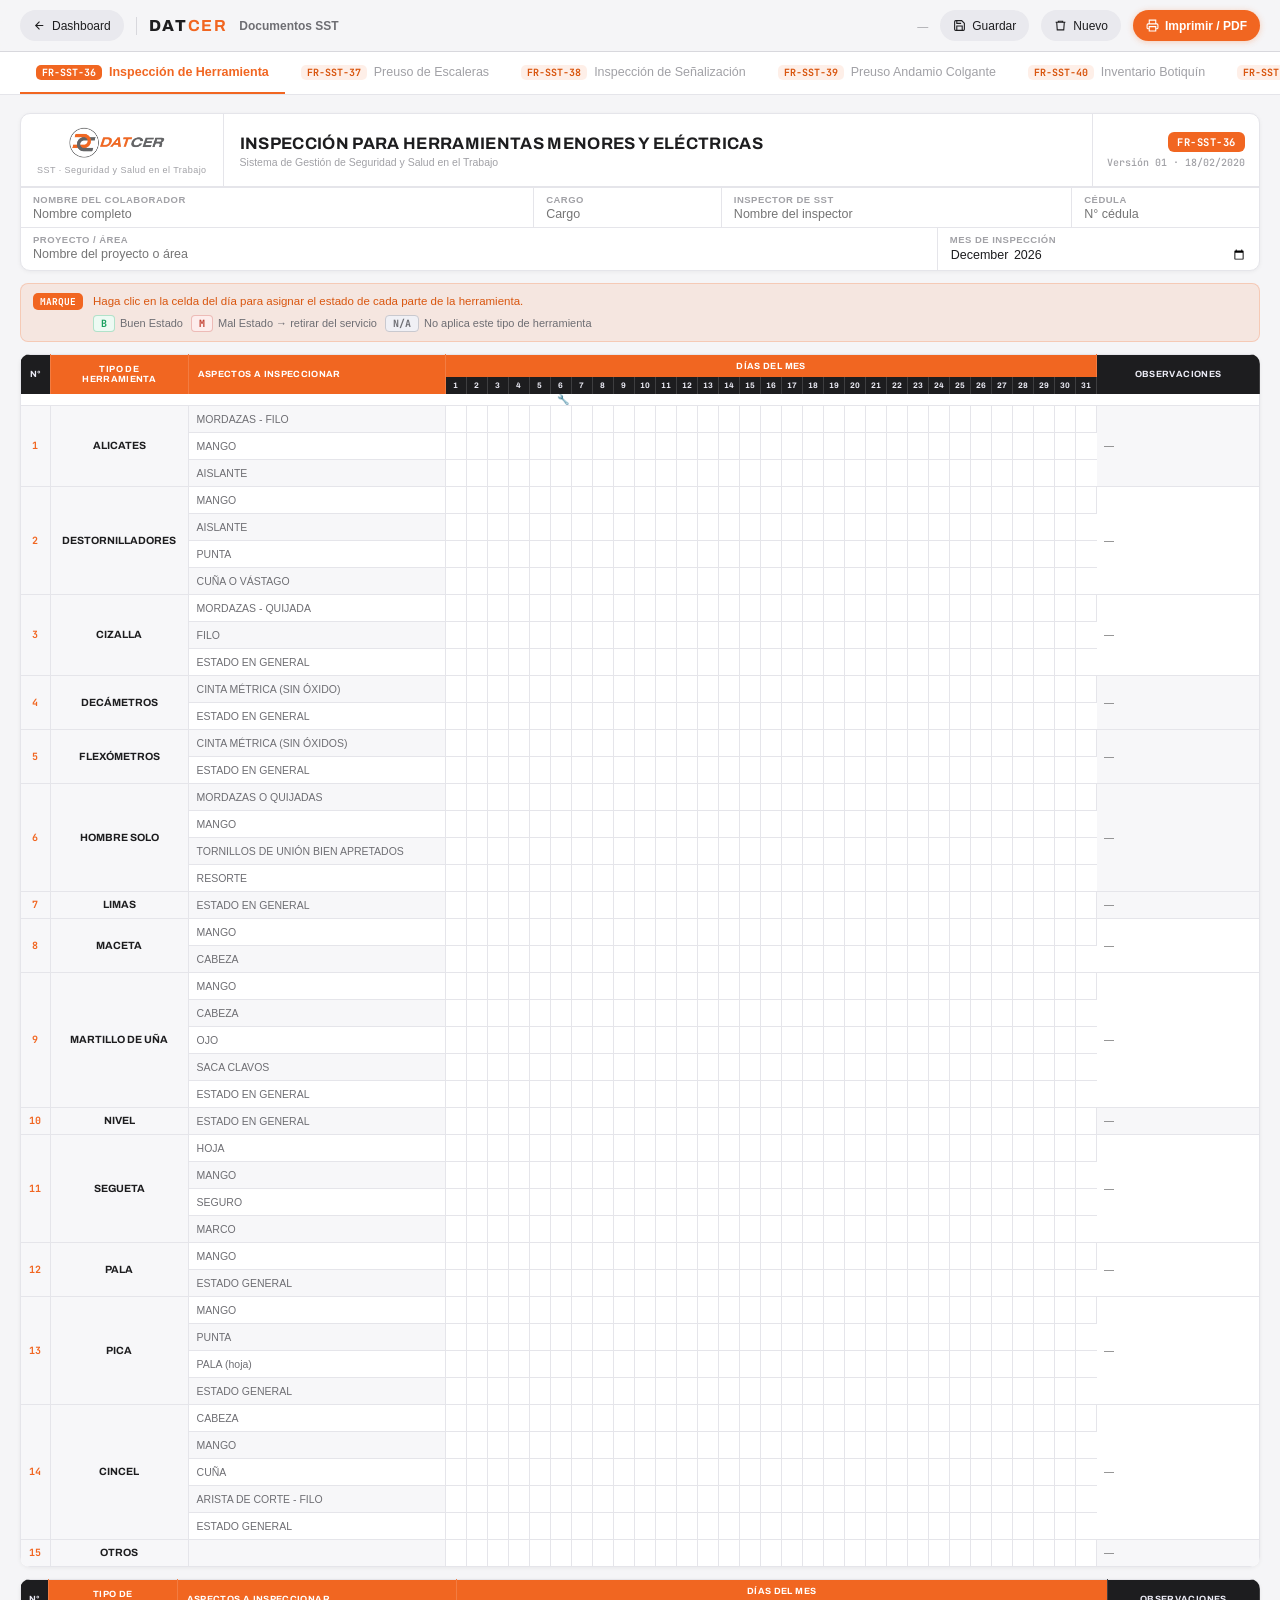
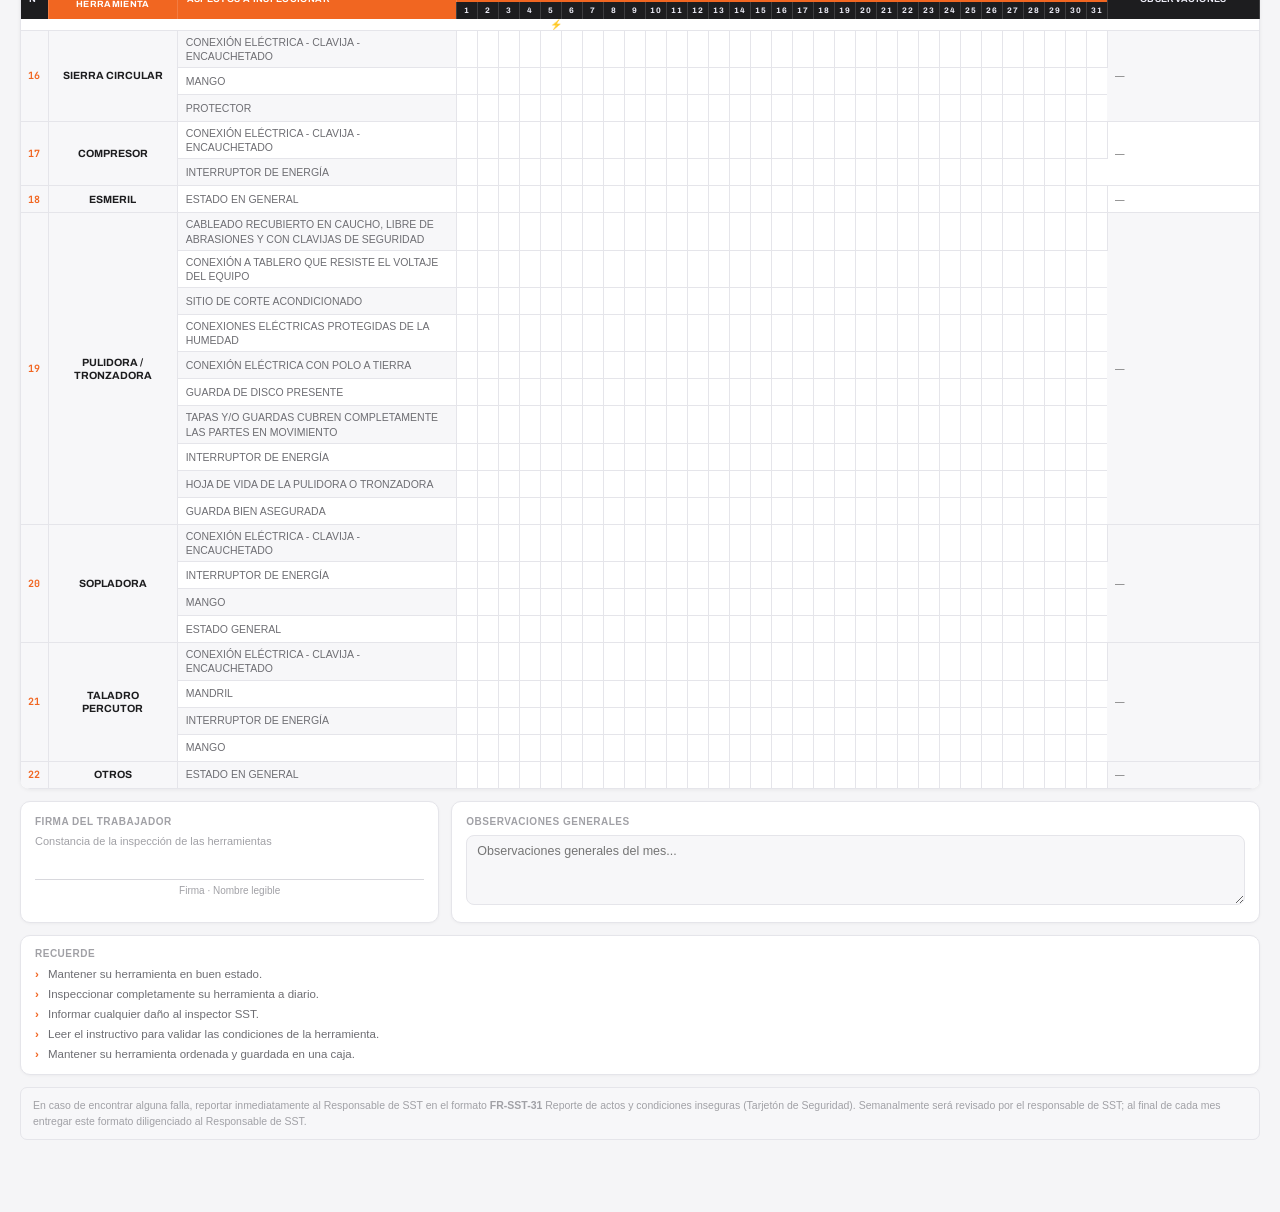
<file: sst-design-templates.html>
<!DOCTYPE html>
<html lang="es">
<head>
<meta charset="UTF-8">
<meta name="viewport" content="width=device-width, initial-scale=1.0">
<title>Formularios SST · DATCER</title>
<link rel="preconnect" href="https://fonts.googleapis.com">
<link href="https://fonts.googleapis.com/css2?family=Archivo:wght@500;600;700;800&family=Source+Sans+3:wght@400;600;700&family=JetBrains+Mono:wght@400;500;600&display=swap" rel="stylesheet">

<!--
╔══════════════════════════════════════════════════════════════════════╗
║  DATCER · SST DESIGN SYSTEM v1.0                                     ║
║  Diseños canónicos de formularios SST para impresión y PDF           ║
╠══════════════════════════════════════════════════════════════════════╣
║  INSTRUCCIONES PARA EL CLAUDE DE FORMS SST:                          ║
║                                                                      ║
║  • Este archivo es la VISTA FINAL de impresión/PDF de cada formulario║
║  • Cada pestaña = un formulario → data-form="fr-sst-XX"             ║
║  • Para abrir un form desde la app: showForm('fr-sst-XX')            ║
║  • Para pre-cargar datos: loadFormData('fr-sst-XX', dataObject)      ║
║  • Los datos se guardan en localStorage → clave: datcer:fr-sst-XX   ║
║                                                                      ║
║  ESTRUCTURA DE DATOS por formulario:                                 ║
║  { meta: { campo: valor, ... }, cells: { key: valor, ... } }         ║
║                                                                      ║
║  CLAVE DE CELDAS (cells):                                            ║
║  "[PREFIJO]_[numItem]_[aspecto]_[dia]" → valor: ""|"B"|"M"|"N"     ║
║  "[PREFIJO]_[numItem]_obs"             → valor: texto libre          ║
║  "[PREFIJO]_[numItem]_sino"            → valor: "SI"|"NO"|"NA"|""   ║
╚══════════════════════════════════════════════════════════════════════╝
-->

<style>
/* ══════════════════════════════════════
   VARIABLES GLOBALES
══════════════════════════════════════ */
:root{
  --acc:#F16621; --acc-dark:#D9560F; --acc-soft:rgba(241,102,33,.10);
  --bg:#F5F5F7; --panel:#FFFFFF; --panel2:#F7F7F9; --line:#E5E5EA; --hair:#D8D8DD;
  --txt:#1D1D1F; --txt2:#6E6E73; --txt3:#A1A1A6;
  --ok:#18A05E; --ok-bg:#EDFAF3; --ok-line:rgba(24,160,94,.28);
  --err:#C0392B; --err-bg:#FDEDEC; --err-line:rgba(192,57,43,.28);
  --na-bg:#F0F0F5; --na-txt:#6E6E73; --na-line:#C9C9CF;
  --radius:10px;
}
*{box-sizing:border-box;margin:0;padding:0}
html{scroll-behavior:smooth}
body{
  background:var(--bg);color:var(--txt);
  font-family:-apple-system,BlinkMacSystemFont,'SF Pro Text','Segoe UI',Roboto,'Helvetica Neue',sans-serif;
  font-size:13px;-webkit-font-smoothing:antialiased;overflow-x:hidden;
}
button{font-family:inherit;cursor:pointer}
a{color:inherit;text-decoration:none}

/* ══ TOPBAR ══ */
#topbar{
  position:sticky;top:0;z-index:60;height:52px;display:flex;align-items:center;
  gap:12px;padding:0 20px;
  background:rgba(245,245,247,.90);backdrop-filter:saturate(180%) blur(20px);
  -webkit-backdrop-filter:saturate(180%) blur(20px);
  border-bottom:.5px solid var(--hair);
}
.wordmark{font-family:'Archivo',sans-serif;font-weight:800;font-size:16px;letter-spacing:.10em;user-select:none;flex-shrink:0}
.wordmark b{color:var(--acc)}
.topbar-sep{width:1px;height:18px;background:var(--hair);flex-shrink:0}
.topbar-label{font-size:12px;font-weight:600;color:var(--txt2);flex-shrink:0}
#topbar .spacer{flex:1}
#savestate{font-size:11px;color:var(--txt3);font-weight:500;min-width:90px;text-align:right;flex-shrink:0}
#savestate.ok{color:var(--ok)}
.tb-btn{
  display:inline-flex;align-items:center;gap:6px;height:31px;padding:0 13px;
  border-radius:980px;border:none;background:#E9E9EE;color:var(--txt);
  font-size:12px;font-weight:500;transition:.15s;flex-shrink:0;
}
.tb-btn:hover{background:#E0E0E6}
.tb-btn:active{transform:scale(.97)}
.tb-btn.primary{background:var(--acc);color:#fff;font-weight:600;box-shadow:0 1px 6px rgba(241,102,33,.30)}
.tb-btn.primary:hover{background:var(--acc-dark)}
.tb-btn svg{width:13px;height:13px;flex-shrink:0}

/* ══ TAB BAR ══ */
#tabbar{
  position:sticky;top:52px;z-index:55;
  display:flex;gap:0;overflow-x:auto;
  background:rgba(255,255,255,.95);backdrop-filter:blur(12px);
  border-bottom:1.5px solid var(--line);padding:0 20px;
  scrollbar-width:none;
}
#tabbar::-webkit-scrollbar{display:none}
.tab-btn{
  display:inline-flex;align-items:center;gap:7px;height:42px;padding:0 16px;
  border:none;background:none;color:var(--txt3);font-size:12.5px;font-weight:500;
  white-space:nowrap;border-bottom:2px solid transparent;transition:.15s;flex-shrink:0;
}
.tab-btn:hover{color:var(--txt2)}
.tab-btn.active{color:var(--acc);font-weight:600;border-bottom-color:var(--acc)}
.tab-btn .tab-code{
  font-family:'JetBrains Mono',monospace;font-size:10px;font-weight:700;
  background:var(--acc-soft);color:var(--acc-dark);
  border-radius:5px;padding:1px 6px;
}
.tab-btn.active .tab-code{background:var(--acc);color:#fff}

/* ══ PANEL CONTENEDOR ══ */
.tab-panel{display:none}
.tab-panel.active{display:block}
.tab-content{padding:18px 20px 60px;min-width:0}

/* ══ ENCABEZADO DEL DOCUMENTO ══ */
.doc-header{
  background:var(--panel);border:1px solid var(--line);border-radius:var(--radius);
  overflow:hidden;margin-bottom:12px;box-shadow:0 1px 4px rgba(0,0,0,.05);
}
.doc-header-top{display:flex;align-items:stretch;border-bottom:.5px solid var(--line)}
.dh-logo{
  padding:11px 16px;display:flex;flex-direction:column;justify-content:center;
  border-right:.5px solid var(--line);flex-shrink:0;
}
.dh-logo-img{height:36px;display:block;object-fit:contain;max-width:160px}
.dh-tagline{font-size:9px;color:var(--txt3);letter-spacing:.05em;margin-top:4px;font-weight:500}
.dh-title{
  flex:1;padding:11px 16px;display:flex;flex-direction:column;justify-content:center;
  border-right:.5px solid var(--line);
}
.dh-form-title{
  font-family:'Archivo',sans-serif;font-weight:700;font-size:12.5pt;
  color:var(--txt);text-transform:uppercase;letter-spacing:.02em;line-height:1.2;
}
.dh-form-sub{font-size:10.5px;color:var(--txt3);margin-top:3px;font-weight:500}
.dh-code{
  padding:10px 14px;display:flex;flex-direction:column;justify-content:center;
  align-items:flex-end;gap:4px;flex-shrink:0;min-width:150px;
}
.dh-badge{
  font-family:'JetBrains Mono',monospace;font-size:10.5px;font-weight:700;
  background:var(--acc);color:#fff;border-radius:6px;
  padding:3px 9px;letter-spacing:.05em;
}
.dh-meta{font-family:'JetBrains Mono',monospace;font-size:10px;color:var(--txt3);font-weight:500}

/* ══ CAMPOS ID ══ */
.id-row{display:flex;border-top:.5px solid var(--line)}
.id-cell{
  flex:1;padding:6px 12px;border-right:.5px solid var(--line);
  display:flex;flex-direction:column;gap:2px;min-width:0;
}
.id-cell:last-child{border-right:none}
.id-cell.w2{flex:2}
.id-cell.w3{flex:3}
.id-label{font-size:9.5px;font-weight:700;color:var(--txt3);text-transform:uppercase;letter-spacing:.05em}
.id-input{
  font-size:12.5px;color:var(--txt);background:transparent;border:none;outline:none;
  padding:0;font-family:inherit;width:100%;
}
.id-input:focus{color:var(--acc)}

/* ══ INSTRUCCIONES BANNER ══ */
.instruc{
  display:flex;align-items:flex-start;gap:10px;
  background:var(--acc-soft);border:1px solid rgba(241,102,33,.22);border-radius:8px;
  padding:9px 12px;margin-bottom:12px;
}
.instruc-tag{
  font-family:'JetBrains Mono',monospace;font-size:9.5px;font-weight:700;
  background:var(--acc);color:#fff;border-radius:5px;padding:2px 7px;flex-shrink:0;
}
.instruc p{font-size:11.5px;color:var(--acc-dark);font-weight:500;line-height:1.5}
.legend{display:flex;gap:8px;flex-wrap:wrap;margin-top:5px}
.leg{display:inline-flex;align-items:center;gap:5px;font-size:11px;font-weight:500;color:var(--txt2)}
.chip{display:inline-block;font-family:'JetBrains Mono',monospace;font-size:10px;font-weight:700;
  border-radius:4px;padding:1px 7px;border:1px solid}
.chip.b{background:var(--ok-bg);color:var(--ok);border-color:var(--ok-line)}
.chip.m{background:var(--err-bg);color:var(--err);border-color:var(--err-line)}
.chip.n{background:var(--na-bg);color:var(--na-txt);border-color:var(--na-line)}
.chip.si{background:var(--ok-bg);color:var(--ok);border-color:var(--ok-line)}
.chip.no{background:var(--err-bg);color:var(--err);border-color:var(--err-line)}
.chip.na{background:var(--na-bg);color:var(--na-txt);border-color:var(--na-line)}

/* ══ TABLA DE INSPECCIÓN ══ */
.tbl-wrap{overflow-x:auto;border-radius:var(--radius);margin-bottom:12px;
  box-shadow:0 1px 4px rgba(0,0,0,.06);}
.insp-tbl{
  border-collapse:collapse;background:var(--panel);
  border:1px solid var(--line);min-width:100%;
  font-size:10.5px;
}
/* head */
.insp-tbl thead th{
  font-family:'Archivo',sans-serif;font-size:9px;font-weight:700;
  letter-spacing:.04em;text-transform:uppercase;vertical-align:middle;
  padding:6px 5px;text-align:center;white-space:nowrap;
  border-right:.5px solid rgba(255,255,255,.15);
  background:#1D1D1F;color:#EBEBF5;
}
.insp-tbl thead th.acc{background:var(--acc);color:#fff}
/* section row */
.sec-row td{
  background:var(--acc);color:#fff;font-family:'Archivo',sans-serif;
  font-weight:700;font-size:10px;letter-spacing:.07em;text-transform:uppercase;
  padding:5px 10px;text-align:center;
}
/* body cells */
.insp-tbl td{
  padding:0;vertical-align:middle;
  border-right:.5px solid var(--line);border-bottom:.5px solid var(--line);
  background:var(--panel);
}
.insp-tbl tr:last-child td{border-bottom:none}
.insp-tbl td:last-child{border-right:none}

td.tc-num{
  text-align:center;font-family:'JetBrains Mono',monospace;font-weight:700;
  font-size:10px;color:var(--acc);padding:4px 3px;min-width:26px;
  background:var(--panel2);
}
td.tc-tipo{
  font-family:'Archivo',sans-serif;font-weight:700;font-size:10.5px;
  color:var(--txt);padding:4px 8px;min-width:100px;max-width:120px;
  white-space:normal;line-height:1.25;text-align:center;
  background:var(--panel2);
}
td.tc-asp{
  font-size:10.5px;color:var(--txt2);padding:4px 8px;
  min-width:200px;max-width:260px;white-space:normal;line-height:1.35;
}
td.tc-day{
  width:21px;min-width:21px;max-width:21px;
  text-align:center;padding:0;cursor:pointer;user-select:none;
}
td.tc-day .dc{
  width:21px;height:26px;display:flex;align-items:center;justify-content:center;
  font-family:'JetBrains Mono',monospace;font-size:9.5px;font-weight:700;transition:.10s;
}
td.tc-day .dc[data-v=""]{color:transparent}
td.tc-day .dc[data-v="B"]{background:var(--ok-bg);color:var(--ok)}
td.tc-day .dc[data-v="M"]{background:var(--err-bg);color:var(--err)}
td.tc-day .dc[data-v="N"]{background:var(--na-bg);color:var(--na-txt)}
td.tc-day:hover .dc[data-v=""]{background:#F0F0F5}

/* SI/NO/NA toggle (para FR-37) */
td.tc-sino{min-width:88px;padding:3px 5px;vertical-align:middle}
.sino-toggle{display:flex;gap:3px}
.sino-btn{
  flex:1;height:22px;border:1px solid var(--line);border-radius:4px;
  font-size:9.5px;font-weight:700;background:#fff;transition:.12s;
  font-family:'JetBrains Mono',monospace;
}
.sino-btn:hover{background:var(--panel2)}
.sino-btn[data-active="SI"]{background:var(--ok-bg);border-color:var(--ok-line);color:var(--ok)}
.sino-btn[data-active="NO"]{background:var(--err-bg);border-color:var(--err-line);color:var(--err)}
.sino-btn[data-active="NA"]{background:var(--na-bg);border-color:var(--na-line);color:var(--na-txt)}

td.tc-obs{min-width:110px;padding:3px 6px;vertical-align:middle}
td.tc-obs input{
  width:100%;border:none;outline:none;background:transparent;
  font-size:10px;color:var(--txt);font-family:inherit;padding:1px;
}
td.tc-obs input:focus{background:rgba(241,102,33,.06);border-radius:3px}

/* zebra */
.insp-tbl tbody tr:nth-child(even) td.tc-asp,
.insp-tbl tbody tr:nth-child(even) td.tc-obs{background:var(--panel2)}
.sec-row ~ tr:nth-child(even) td.tc-asp,
.sec-row ~ tr:nth-child(even) td.tc-obs{background:var(--panel2)}

/* ══ PIE ══ */
.footer-row{display:flex;gap:12px;margin-bottom:12px}
.firma-box,.obs-box{
  background:var(--panel);border:1px solid var(--line);border-radius:var(--radius);
  padding:14px;box-shadow:0 1px 3px rgba(0,0,0,.04);
}
.firma-box{flex:1}
.obs-box{flex:2}
.box-label{font-size:10px;font-weight:700;color:var(--txt3);text-transform:uppercase;letter-spacing:.05em;margin-bottom:8px}
.firma-line{margin-top:32px;border-top:1px solid var(--hair);padding-top:5px;font-size:10px;color:var(--txt3);text-align:center}
.obs-box textarea{
  width:100%;background:var(--panel2);border:1px solid var(--line);border-radius:8px;
  padding:8px 10px;font-size:12.5px;font-family:inherit;color:var(--txt);
  resize:vertical;min-height:70px;outline:none;transition:.15s;
}
.obs-box textarea:focus{border-color:var(--acc);background:#fff;box-shadow:0 0 0 3px rgba(241,102,33,.13)}
.notas-box{
  background:var(--panel);border:1px solid var(--line);border-radius:var(--radius);
  padding:12px 14px;margin-bottom:12px;box-shadow:0 1px 3px rgba(0,0,0,.04);
}
.notas-box .box-label{margin-bottom:7px}
.notas-box ul{list-style:none;display:flex;flex-direction:column;gap:4px}
.notas-box ul li{font-size:11.5px;color:var(--txt2);padding-left:13px;position:relative;line-height:1.4}
.notas-box ul li::before{content:'›';position:absolute;left:0;color:var(--acc);font-weight:700}
.nota-legal{
  font-size:10.5px;color:var(--txt3);line-height:1.55;padding:9px 12px;
  background:var(--panel2);border:1px solid var(--line);border-radius:7px;margin-bottom:12px;
}

/* ══ TOAST ══ */
#toast{
  position:fixed;left:50%;bottom:22px;transform:translateX(-50%) translateY(14px);z-index:99;
  background:rgba(28,28,30,.92);color:#fff;padding:9px 18px;border-radius:980px;
  font-size:12px;font-weight:500;opacity:0;pointer-events:none;
  transition:.25s cubic-bezier(.3,.9,.4,1);backdrop-filter:blur(10px);
  -webkit-backdrop-filter:blur(10px);box-shadow:0 6px 24px rgba(0,0,0,.25);
}
#toast.show{opacity:1;transform:translateX(-50%) translateY(0)}

/* ══ DATE INLINE (FR-38 headers) ══ */
.date-inline{
  font-size:10px;background:transparent;border:none;border-bottom:1px solid var(--hair);
  color:var(--txt);font-family:'JetBrains Mono',monospace;cursor:pointer;
  padding:1px 2px;outline:none;width:106px;
}
.date-inline:focus{border-bottom-color:var(--acc);color:var(--acc)}

/* ══ SEÑALIZACIÓN TABLE ══ */
td.tc-tipo-sig{
  font-size:11px;color:var(--txt);padding:3px 7px;min-width:190px;
  background:var(--panel);
}
td.tc-tipo-sig input{
  width:100%;border:none;outline:none;background:transparent;
  font-size:11px;color:var(--txt);font-family:inherit;
}
td.tc-tipo-sig input::placeholder{color:var(--txt3)}
td.tc-cant{width:44px;min-width:44px;padding:3px 4px;text-align:center}
td.tc-cant input{
  width:100%;border:none;outline:none;background:transparent;
  font-size:11px;text-align:center;color:var(--txt);font-family:'JetBrains Mono',monospace;
}
td.tc-bm{width:34px;min-width:34px;text-align:center;cursor:pointer;padding:0}
td.tc-bm .bm{
  width:34px;height:30px;display:flex;align-items:center;justify-content:center;
  font-family:'JetBrains Mono',monospace;font-size:10px;font-weight:700;transition:.10s;
  color:transparent;
}
td.tc-bm .bm.on-b{background:var(--ok-bg);color:var(--ok)}
td.tc-bm .bm.on-m{background:var(--err-bg);color:var(--err)}
td.tc-bm:hover .bm:not(.on-b):not(.on-m){background:#F0F0F5}

/* ══ TOGGLE CALIFICACIÓN / CONTROL (FR-40) ══ */
td.tc-cal, td.tc-ctrl{
  width:30px;min-width:30px;text-align:center;cursor:pointer;padding:0;
}
td.tc-cal .cv, td.tc-ctrl .cv{
  width:30px;height:26px;display:flex;align-items:center;justify-content:center;
  font-family:'JetBrains Mono',monospace;font-size:9px;font-weight:700;
  color:transparent;transition:.10s;
}
td.tc-cal:hover .cv, td.tc-ctrl:hover .cv{background:#F0F0F5;color:var(--txt3)}
.cv.on-na{background:var(--na-bg)!important;color:var(--na-txt)!important}
.cv.on-b{background:var(--ok-bg)!important;color:var(--ok)!important}
.cv.on-m{background:var(--err-bg)!important;color:var(--err)!important}
.cv.on-a{background:#FFF3E0!important;color:#E65100!important}
td.tc-cant-s{width:54px;min-width:54px;text-align:center;padding:2px 4px}
td.tc-cant-s input{
  width:100%;border:none;outline:none;background:transparent;
  font-size:11px;text-align:center;color:var(--txt);font-family:'JetBrains Mono',monospace;
}
td.tc-venc{min-width:90px;padding:2px 5px}
td.tc-venc input{
  width:100%;border:none;outline:none;background:transparent;
  font-size:10px;color:var(--txt);font-family:inherit;cursor:pointer;
}

/* ══ SCORE BAR (FR-42) ══ */
.score-bar{
  display:flex;align-items:center;gap:10px;padding:7px 12px;
  background:var(--panel);border:1px solid var(--line);border-radius:0 0 8px 8px;
  font-size:11px;margin-bottom:4px;
}
.score-pct{font-family:'JetBrains Mono',monospace;font-size:13px;font-weight:700;min-width:52px}
.score-pct.ok{color:var(--ok)} .score-pct.warn{color:#E65100} .score-pct.bad{color:var(--err)} .score-pct.none{color:var(--txt3)}
.score-label{font-weight:600;color:var(--txt2)}
.score-bar-track{flex:1;height:6px;background:var(--line);border-radius:3px;overflow:hidden}
.score-bar-fill{height:100%;border-radius:3px;transition:.3s}
.score-bar-fill.ok{background:var(--ok)} .score-bar-fill.warn{background:#E65100} .score-bar-fill.bad{background:var(--err)}

/* SINO toggle for FR-42 */
td.tc-sino42{width:40px;min-width:40px;text-align:center;cursor:pointer;padding:2px}
td.tc-sino42 .sv{
  width:36px;height:24px;display:flex;align-items:center;justify-content:center;
  font-family:'JetBrains Mono',monospace;font-size:9.5px;font-weight:700;
  border-radius:4px;transition:.10s;color:var(--txt3);border:1px solid transparent;margin:auto;
}
td.tc-sino42:hover .sv{background:var(--panel2)}
.sv.on-si{background:var(--ok-bg)!important;color:var(--ok)!important;border-color:var(--ok-line)!important}
.sv.on-no{background:var(--err-bg)!important;color:var(--err)!important;border-color:var(--err-line)!important}
.sv.on-na{background:var(--na-bg)!important;color:var(--na-txt)!important;border-color:var(--na-line)!important}

/* ══ PRINT ══ */
@media print{
  @page{size:A4 landscape;margin:6mm 7mm}
  #topbar,#tabbar,#toast,.tb-btn{display:none!important}
  .tab-panel{display:block!important}
  .tab-panel:not(.active){display:none!important}
  body{background:#fff;font-size:9px;-webkit-print-color-adjust:exact;print-color-adjust:exact}
  .tab-content{padding:0}
  .tbl-wrap{overflow:visible;box-shadow:none;border-radius:0}
  .doc-header{border-radius:0;box-shadow:none;margin-bottom:5px}
  .instruc{margin-bottom:5px;padding:5px 9px}
  .insp-tbl{font-size:8.5px}
  td.tc-asp{min-width:150px;max-width:180px;font-size:8px}
  td.tc-tipo{min-width:80px;max-width:100px;font-size:9px}
  td.tc-day{width:17px;min-width:17px}
  td.tc-day .dc{width:17px;height:19px;font-size:8px}
  .obs-box textarea{min-height:40px}
  .firma-line{margin-top:18px}
  .nota-legal{font-size:9px}
  input,textarea,select{border:none!important;outline:none!important;background:transparent!important}
}
</style>
</head>
<body>

<!-- TOPBAR -->
<div id="topbar">
  <a href="../Datcer informes/dashboard.html" class="tb-btn">
    <svg viewBox="0 0 24 24" fill="none" stroke="currentColor" stroke-width="2"><path d="M19 12H5M12 5l-7 7 7 7"/></svg>
    Dashboard
  </a>
  <span class="topbar-sep"></span>
  <span class="wordmark">DAT<b>CER</b></span>
  <span class="topbar-label">Documentos SST</span>
  <div class="spacer"></div>
  <span id="savestate">—</span>
  <button class="tb-btn" id="btn-save">
    <svg viewBox="0 0 24 24" fill="none" stroke="currentColor" stroke-width="2"><path d="M19 21H5a2 2 0 01-2-2V5a2 2 0 012-2h11l5 5v11a2 2 0 01-2 2z"/><path d="M17 21v-8H7v8M7 3v5h8"/></svg>
    Guardar
  </button>
  <button class="tb-btn" id="btn-clear">
    <svg viewBox="0 0 24 24" fill="none" stroke="currentColor" stroke-width="2"><path d="M3 6h18M19 6l-1 14H6L5 6"/><path d="M8 6V4h8v2"/></svg>
    Nuevo
  </button>
  <button class="tb-btn primary" onclick="window.print()">
    <svg viewBox="0 0 24 24" fill="none" stroke="currentColor" stroke-width="2"><path d="M6 9V2h12v7M6 18H4a2 2 0 01-2-2v-5a2 2 0 012-2h16a2 2 0 012 2v5a2 2 0 01-2 2h-2M6 14h12v8H6z"/></svg>
    Imprimir / PDF
  </button>
</div>

<!-- TAB BAR -->
<div id="tabbar">
  <button class="tab-btn active" data-tab="fr-sst-36">
    <span class="tab-code">FR-SST-36</span>
    Inspección de Herramienta
  </button>
  <button class="tab-btn" data-tab="fr-sst-37">
    <span class="tab-code">FR-SST-37</span>
    Preuso de Escaleras
  </button>
  <button class="tab-btn" data-tab="fr-sst-38">
    <span class="tab-code">FR-SST-38</span>
    Inspección de Señalización
  </button>
  <button class="tab-btn" data-tab="fr-sst-39">
    <span class="tab-code">FR-SST-39</span>
    Preuso Andamio Colgante
  </button>
  <button class="tab-btn" data-tab="fr-sst-40">
    <span class="tab-code">FR-SST-40</span>
    Inventario Botiquín
  </button>
  <button class="tab-btn" data-tab="fr-sst-41">
    <span class="tab-code">FR-SST-41</span>
    Inspección Extintores
  </button>
  <button class="tab-btn" data-tab="fr-sst-42">
    <span class="tab-code">FR-SST-42</span>
    SST Contratistas
  </button>
  <button class="tab-btn" data-tab="fr-sst-43">
    <span class="tab-code">FR-SST-43</span>
    Entrega de EPP
  </button>
</div>

<!-- ════════════════════════════════════════════════════════
     PESTAÑA FR-SST-36 · INSPECCIÓN DE HERRAMIENTA
════════════════════════════════════════════════════════ -->
<div class="tab-panel active" id="tab-fr-sst-36" data-form="fr-sst-36">
<div class="tab-content">

  <div class="doc-header">
    <div class="doc-header-top">
      <div class="dh-logo">
        <img src="Assets/Logo Datcer 08022019 (1).png" alt="DATCER" class="dh-logo-img">
        <div class="dh-tagline">SST · Seguridad y Salud en el Trabajo</div>
      </div>
      <div class="dh-title">
        <div class="dh-form-title">Inspección para Herramientas Menores y Eléctricas</div>
        <div class="dh-form-sub">Sistema de Gestión de Seguridad y Salud en el Trabajo</div>
      </div>
      <div class="dh-code">
        <span class="dh-badge">FR-SST-36</span>
        <span class="dh-meta">Versión 01 · 18/02/2020</span>
      </div>
    </div>
    <div class="id-row">
      <div class="id-cell w3"><div class="id-label">Nombre del Colaborador</div><input class="id-input" id="36-nombre" type="text" placeholder="Nombre completo"></div>
      <div class="id-cell"><div class="id-label">Cargo</div><input class="id-input" id="36-cargo" type="text" placeholder="Cargo"></div>
      <div class="id-cell w2"><div class="id-label">Inspector de SST</div><input class="id-input" id="36-inspector" type="text" placeholder="Nombre del inspector"></div>
      <div class="id-cell"><div class="id-label">Cédula</div><input class="id-input" id="36-cedula" type="text" placeholder="N° cédula"></div>
    </div>
    <div class="id-row">
      <div class="id-cell w3"><div class="id-label">Proyecto / Área</div><input class="id-input" id="36-proyecto" type="text" placeholder="Nombre del proyecto o área"></div>
      <div class="id-cell"><div class="id-label">Mes de Inspección</div><input class="id-input" id="36-mes" type="month"></div>
    </div>
  </div>

  <div class="instruc">
    <span class="instruc-tag">MARQUE</span>
    <div>
      <p>Haga clic en la celda del día para asignar el estado de cada parte de la herramienta.</p>
      <div class="legend">
        <span class="leg"><span class="chip b">B</span> Buen Estado</span>
        <span class="leg"><span class="chip m">M</span> Mal Estado → retirar del servicio</span>
        <span class="leg"><span class="chip n">N/A</span> No aplica este tipo de herramienta</span>
      </div>
    </div>
  </div>

  <!-- Tabla Herramientas Menores -->
  <div class="tbl-wrap">
    <table class="insp-tbl" id="tbl-36-menores">
      <thead>
        <tr>
          <th rowspan="2" style="min-width:26px">N°</th>
          <th rowspan="2" class="acc" style="min-width:100px">TIPO DE<br>HERRAMIENTA</th>
          <th rowspan="2" class="acc" style="min-width:200px;text-align:left;padding-left:9px">ASPECTOS A INSPECCIONAR</th>
          <th colspan="31" class="acc">DÍAS DEL MES</th>
          <th rowspan="2" style="min-width:108px">OBSERVACIONES</th>
        </tr>
        <tr id="36-days-m"></tr>
      </thead>
      <tbody id="36-tbody-m"></tbody>
    </table>
  </div>

  <!-- Tabla Herramientas Eléctricas -->
  <div class="tbl-wrap">
    <table class="insp-tbl" id="tbl-36-elec">
      <thead>
        <tr>
          <th rowspan="2" style="min-width:26px">N°</th>
          <th rowspan="2" class="acc" style="min-width:100px">TIPO DE<br>HERRAMIENTA</th>
          <th rowspan="2" class="acc" style="min-width:200px;text-align:left;padding-left:9px">ASPECTOS A INSPECCIONAR</th>
          <th colspan="31" class="acc">DÍAS DEL MES</th>
          <th rowspan="2" style="min-width:108px">OBSERVACIONES</th>
        </tr>
        <tr id="36-days-e"></tr>
      </thead>
      <tbody id="36-tbody-e"></tbody>
    </table>
  </div>

  <div class="footer-row">
    <div class="firma-box">
      <div class="box-label">Firma del Trabajador</div>
      <p style="font-size:11px;color:var(--txt3)">Constancia de la inspección de las herramientas</p>
      <div class="firma-line">Firma · Nombre legible</div>
    </div>
    <div class="obs-box">
      <div class="box-label">Observaciones Generales</div>
      <textarea id="36-obsgen" placeholder="Observaciones generales del mes..."></textarea>
    </div>
  </div>

  <div class="notas-box">
    <div class="box-label">Recuerde</div>
    <ul>
      <li>Mantener su herramienta en buen estado.</li>
      <li>Inspeccionar completamente su herramienta a diario.</li>
      <li>Informar cualquier daño al inspector SST.</li>
      <li>Leer el instructivo para validar las condiciones de la herramienta.</li>
      <li>Mantener su herramienta ordenada y guardada en una caja.</li>
    </ul>
  </div>
  <div class="nota-legal">
    En caso de encontrar alguna falla, reportar inmediatamente al Responsable de SST en el formato <strong>FR-SST-31</strong>
    Reporte de actos y condiciones inseguras (Tarjetón de Seguridad). Semanalmente será revisado por el responsable de SST;
    al final de cada mes entregar este formato diligenciado al Responsable de SST.
  </div>

</div><!-- /tab-content -->
</div><!-- /tab-fr-sst-36 -->


<!-- ════════════════════════════════════════════════════════
     PESTAÑA FR-SST-37 · INSPECCIÓN PREUSO DE ESCALERAS
════════════════════════════════════════════════════════ -->
<div class="tab-panel" id="tab-fr-sst-37" data-form="fr-sst-37">
<div class="tab-content">

  <div class="doc-header">
    <div class="doc-header-top">
      <div class="dh-logo">
        <img src="Assets/Logo Datcer 08022019 (1).png" alt="DATCER" class="dh-logo-img">
        <div class="dh-tagline">SST · Seguridad y Salud en el Trabajo</div>
      </div>
      <div class="dh-title">
        <div class="dh-form-title">Inspección Preuso de Escaleras</div>
        <div class="dh-form-sub">Sistema de Gestión de Seguridad y Salud en el Trabajo</div>
      </div>
      <div class="dh-code">
        <span class="dh-badge">FR-SST-37</span>
        <span class="dh-meta">Versión 01 · 18/02/2020</span>
      </div>
    </div>
    <div class="id-row">
      <div class="id-cell w2"><div class="id-label">Mes de Inspección</div><input class="id-input" id="37-mes" type="month"></div>
      <div class="id-cell w3"><div class="id-label">Responsable de la Inspección</div><input class="id-input" id="37-responsable" type="text" placeholder="Nombre completo"></div>
      <div class="id-cell"><div class="id-label">Cargo</div><input class="id-input" id="37-cargo" type="text" placeholder="Cargo"></div>
      <div class="id-cell"><div class="id-label">Cédula</div><input class="id-input" id="37-cedula" type="text" placeholder="N° cédula"></div>
    </div>
    <div class="id-row">
      <div class="id-cell w2"><div class="id-label">Cliente</div><input class="id-input" id="37-cliente" type="text" placeholder="Nombre del cliente"></div>
      <div class="id-cell w2"><div class="id-label">Contratista</div><input class="id-input" id="37-contratista" type="text" placeholder="Nombre del contratista"></div>
    </div>
    <div class="id-row">
      <div class="id-cell w2">
        <div class="id-label">Tipo de Escalera</div>
        <select class="id-input" id="37-tipo" style="font-size:12px">
          <option value="">Seleccionar tipo...</option>
          <option>TIJERA</option><option>SIMPLE</option>
          <option>EXTENSIÓN</option><option>MULTIDIRECCIONAL</option>
        </select>
      </div>
      <div class="id-cell"><div class="id-label">Clasificación</div><input class="id-input" id="37-clasificacion" type="text" placeholder="Clasificación"></div>
      <div class="id-cell w2"><div class="id-label">Certificación</div><input class="id-input" id="37-certificacion" type="text" placeholder="N° de certificación"></div>
    </div>
  </div>

  <div class="instruc">
    <span class="instruc-tag">MARQUE</span>
    <div>
      <p>Para cada ítem indique SI / NO / N/A en la columna de evaluación y marque el día en que realizó la inspección preuso.</p>
      <div class="legend">
        <span class="leg"><span class="chip si">SI</span> Cumple</span>
        <span class="leg"><span class="chip no">NO</span> No cumple → corregir antes de usar</span>
        <span class="leg"><span class="chip na">N/A</span> No aplica</span>
      </div>
    </div>
  </div>

  <!-- Tabla escaleras -->
  <div class="tbl-wrap">
    <table class="insp-tbl" id="tbl-37">
      <thead>
        <tr>
          <th rowspan="2" style="min-width:26px">ÍTEM</th>
          <th rowspan="2" class="acc" style="min-width:230px;text-align:left;padding-left:9px">ASPECTOS A VERIFICAR</th>
          <th colspan="3" class="acc" style="min-width:90px">EVALUACIÓN</th>
          <th rowspan="2" style="min-width:108px">OBS / RECOMENDACIÓN</th>
          <th colspan="31" class="acc">DÍAS DEL MES</th>
        </tr>
        <tr id="37-days-row">
          <th class="acc" style="min-width:28px;font-size:9px">SI</th>
          <th class="acc" style="min-width:28px;font-size:9px">NO</th>
          <th class="acc" style="min-width:28px;font-size:9px">N/A</th>
        </tr>
      </thead>
      <tbody id="37-tbody"></tbody>
    </table>
  </div>

  <div class="footer-row">
    <div class="firma-box">
      <div class="box-label">Firma del Trabajador</div>
      <p style="font-size:11px;color:var(--txt3)">Constancia de la inspección de escaleras</p>
      <div class="firma-line">Firma · Nombre legible</div>
    </div>
    <div class="obs-box">
      <div class="box-label">Observaciones / Recomendaciones Generales</div>
      <textarea id="37-obsgen" placeholder="Observaciones generales del mes..."></textarea>
    </div>
  </div>

  <div class="nota-legal">
    Inspección obligatoria antes de cada uso de la escalera. En caso de encontrar una falla, retirar la escalera de servicio
    inmediatamente y reportar al Responsable de SST. No usar escaleras improvisadas o en mal estado.
  </div>

</div>
</div><!-- /tab-fr-sst-37 -->


<!-- ════════════════════════════════════════════════════════
     PESTAÑA FR-SST-38 · INSPECCIÓN DE SEÑALIZACIÓN
════════════════════════════════════════════════════════ -->
<div class="tab-panel" id="tab-fr-sst-38" data-form="fr-sst-38">
<div class="tab-content">

  <div class="doc-header">
    <div class="doc-header-top">
      <div class="dh-logo">
        <img src="Assets/Logo Datcer 08022019 (1).png" alt="DATCER" class="dh-logo-img">
        <div class="dh-tagline">SST · Seguridad y Salud en el Trabajo</div>
      </div>
      <div class="dh-title">
        <div class="dh-form-title">Inspección de Señalización</div>
        <div class="dh-form-sub">Sistema de Gestión de Seguridad y Salud en el Trabajo</div>
      </div>
      <div class="dh-code">
        <span class="dh-badge">FR-SST-38</span>
        <span class="dh-meta">Versión 01 · 18/02/2020</span>
      </div>
    </div>
    <div class="id-row">
      <div class="id-cell w3"><div class="id-label">Nombre y Cargo del Responsable de la Inspección</div><input class="id-input" id="38-responsable" type="text" placeholder="Nombre completo y cargo"></div>
    </div>
  </div>

  <div class="instruc">
    <span class="instruc-tag">REGISTRE</span>
    <div>
      <p>Para cada tipo de señalización, registre la cantidad disponible y su estado. Puede realizar hasta <strong>4 inspecciones</strong> con fechas distintas.</p>
      <div class="legend">
        <span class="leg"><span class="chip b">B</span> Bueno</span>
        <span class="leg"><span class="chip m">M</span> Malo → reponer o reparar</span>
      </div>
    </div>
  </div>

  <div class="tbl-wrap">
    <table class="insp-tbl" id="tbl-38">
      <thead>
        <tr>
          <th rowspan="3" style="min-width:200px;text-align:left;padding-left:9px" class="acc">TIPO DE SEÑALIZACIÓN</th>
          <th colspan="3" style="min-width:130px">
            INSPECCIÓN 1 &nbsp;
            <input type="date" id="38-f1" class="date-inline">
          </th>
          <th colspan="3" style="min-width:130px">
            INSPECCIÓN 2 &nbsp;
            <input type="date" id="38-f2" class="date-inline">
          </th>
          <th colspan="3" style="min-width:130px">
            INSPECCIÓN 3 &nbsp;
            <input type="date" id="38-f3" class="date-inline">
          </th>
          <th colspan="3" style="min-width:130px">
            INSPECCIÓN 4 &nbsp;
            <input type="date" id="38-f4" class="date-inline">
          </th>
        </tr>
        <tr>
          <th rowspan="2" class="acc" style="width:44px;font-size:9px">CANT.</th>
          <th colspan="2" class="acc" style="font-size:9px">ESTADO</th>
          <th rowspan="2" class="acc" style="width:44px;font-size:9px">CANT.</th>
          <th colspan="2" class="acc" style="font-size:9px">ESTADO</th>
          <th rowspan="2" class="acc" style="width:44px;font-size:9px">CANT.</th>
          <th colspan="2" class="acc" style="font-size:9px">ESTADO</th>
          <th rowspan="2" class="acc" style="width:44px;font-size:9px">CANT.</th>
          <th colspan="2" class="acc" style="font-size:9px">ESTADO</th>
        </tr>
        <tr>
          <th class="acc" style="width:34px;font-size:9px">B</th><th class="acc" style="width:34px;font-size:9px">M</th>
          <th class="acc" style="width:34px;font-size:9px">B</th><th class="acc" style="width:34px;font-size:9px">M</th>
          <th class="acc" style="width:34px;font-size:9px">B</th><th class="acc" style="width:34px;font-size:9px">M</th>
          <th class="acc" style="width:34px;font-size:9px">B</th><th class="acc" style="width:34px;font-size:9px">M</th>
        </tr>
      </thead>
      <tbody id="38-tbody"></tbody>
    </table>
  </div>

  <div class="footer-row">
    <div class="obs-box" style="flex:3">
      <div class="box-label">Recomendaciones Generales</div>
      <textarea id="38-recomendaciones" placeholder="Recomendaciones generales sobre el estado de la señalización..." style="min-height:80px"></textarea>
    </div>
    <div class="firma-box" style="flex:1">
      <div class="box-label">Firma del Responsable</div>
      <p style="font-size:11px;color:var(--txt3)">Inspector de la señalización</p>
      <div class="firma-line">Firma · Nombre legible</div>
    </div>
  </div>

  <div class="nota-legal">
    Al detectar señalización en mal estado, reponer o reparar de inmediato. Reportar al Responsable de SST.
    Entregar este formato diligenciado al Responsable de SST al final de cada periodo de inspección.
  </div>

</div>
</div><!-- /tab-fr-sst-38 -->


<!-- ════════════════════════════════════════════════════════
     PESTAÑA FR-SST-39 · INSPECCIÓN PREUSO ANDAMIO COLGANTE
════════════════════════════════════════════════════════ -->
<div class="tab-panel" id="tab-fr-sst-39" data-form="fr-sst-39">
<div class="tab-content">

  <div class="doc-header">
    <div class="doc-header-top">
      <div class="dh-logo">
        <img src="Assets/Logo Datcer 08022019 (1).png" alt="DATCER" class="dh-logo-img">
        <div class="dh-tagline">SST · Seguridad y Salud en el Trabajo</div>
      </div>
      <div class="dh-title">
        <div class="dh-form-title">Inspección Preuso de Andamio Colgante</div>
        <div class="dh-form-sub">Sistema de Gestión de Seguridad y Salud en el Trabajo</div>
      </div>
      <div class="dh-code">
        <span class="dh-badge">FR-SST-39</span>
        <span class="dh-meta">Versión 01 · 18/02/2020</span>
      </div>
    </div>
    <div class="id-row">
      <div class="id-cell w3"><div class="id-label">Nombre del Trabajador</div><input class="id-input" id="39-nombre" type="text" placeholder="Nombre completo"></div>
      <div class="id-cell"><div class="id-label">Cargo</div><input class="id-input" id="39-cargo" type="text" placeholder="Cargo"></div>
      <div class="id-cell"><div class="id-label">Cédula</div><input class="id-input" id="39-cedula" type="text" placeholder="N° cédula"></div>
    </div>
    <div class="id-row">
      <div class="id-cell w3"><div class="id-label">Nombre del Responsable de SST</div><input class="id-input" id="39-responsable" type="text" placeholder="Nombre y cargo del responsable"></div>
      <div class="id-cell"><div class="id-label">Cédula SST</div><input class="id-input" id="39-ced-sst" type="text" placeholder="N° cédula"></div>
    </div>
    <div class="id-row">
      <div class="id-cell w3"><div class="id-label">Proyecto</div><input class="id-input" id="39-proyecto" type="text" placeholder="Nombre del proyecto"></div>
      <div class="id-cell"><div class="id-label">Mes de Inspección</div><input class="id-input" id="39-mes" type="month"></div>
    </div>
  </div>

  <div class="instruc">
    <span class="instruc-tag">MARQUE</span>
    <div>
      <p>Para cada condición de seguridad, registre diariamente el estado del andamio antes de su uso.</p>
      <div class="legend">
        <span class="leg"><span class="chip si">S</span> Sí cumple</span>
        <span class="leg"><span class="chip no">N</span> No cumple → suspender uso</span>
        <span class="leg"><span class="chip na">NA</span> No aplica</span>
      </div>
    </div>
  </div>

  <div class="tbl-wrap">
    <table class="insp-tbl" id="tbl-39">
      <thead>
        <tr>
          <th rowspan="2" style="min-width:26px">N°</th>
          <th rowspan="2" class="acc" style="min-width:260px;text-align:left;padding-left:9px">CONDICIONES DE SEGURIDAD</th>
          <th colspan="31" class="acc">DÍAS DEL MES</th>
          <th rowspan="2" style="min-width:110px">OBSERVACIONES</th>
        </tr>
        <tr id="39-days-row"></tr>
      </thead>
      <tbody id="39-tbody"></tbody>
    </table>
  </div>

  <div class="footer-row">
    <div class="firma-box" style="flex:2">
      <div class="box-label">Firma Diaria del Trabajador</div>
      <p style="font-size:11px;color:var(--txt3)">Constancia de la inspección del andamio colgante</p>
      <div class="firma-line">Firma · Nombre legible</div>
    </div>
    <div class="obs-box" style="flex:3">
      <div class="box-label">Observaciones Generales</div>
      <textarea id="39-obsgen" placeholder="Observaciones generales del mes..."></textarea>
    </div>
  </div>

  <div class="nota-legal">
    En caso de encontrar una condición insegura, suspender inmediatamente el uso del andamio y reportar al Responsable de SST.
    No usar el andamio hasta corregir la condición detectada.
  </div>

</div>
</div><!-- /tab-fr-sst-39 -->


<!-- ════════════════════════════════════════════════════════
     PESTAÑA FR-SST-40 · INSPECCIÓN E INVENTARIO BOTIQUÍN
════════════════════════════════════════════════════════ -->
<div class="tab-panel" id="tab-fr-sst-40" data-form="fr-sst-40">
<div class="tab-content">

  <div class="doc-header">
    <div class="doc-header-top">
      <div class="dh-logo">
        <img src="Assets/Logo Datcer 08022019 (1).png" alt="DATCER" class="dh-logo-img">
        <div class="dh-tagline">SST · Seguridad y Salud en el Trabajo</div>
      </div>
      <div class="dh-title">
        <div class="dh-form-title">Inspección e Inventario de Elementos del Botiquín</div>
        <div class="dh-form-sub">Sistema de Gestión de Seguridad y Salud en el Trabajo</div>
      </div>
      <div class="dh-code">
        <span class="dh-badge">FR-SST-40</span>
        <span class="dh-meta">Versión 01 · 18/02/2020</span>
      </div>
    </div>
    <!-- Responsable -->
    <div class="id-row">
      <div class="id-cell w3"><div class="id-label">Nombre — Responsable de Inspección</div><input class="id-input" id="40-nombre1" type="text" placeholder="Nombre completo"></div>
      <div class="id-cell"><div class="id-label">Cargo</div><input class="id-input" id="40-cargo1" type="text" placeholder="Cargo"></div>
    </div>
    <div class="id-row">
      <div class="id-cell w3"><div class="id-label">Nombre — Inspector SST</div><input class="id-input" id="40-nombre2" type="text" placeholder="Nombre completo"></div>
      <div class="id-cell"><div class="id-label">Cargo</div><input class="id-input" id="40-cargo2" type="text" placeholder="Cargo"></div>
    </div>
    <div class="id-row">
      <div class="id-cell w2"><div class="id-label">Área</div><input class="id-input" id="40-area" type="text" placeholder="Área o proyecto"></div>
      <div class="id-cell"><div class="id-label">Fecha</div><input class="id-input" id="40-fecha" type="date"></div>
      <div class="id-cell"><div class="id-label">Hora</div><input class="id-input" id="40-hora" type="time"></div>
    </div>
    <div class="id-row">
      <div class="id-cell w2"><div class="id-label">Responsable del Botiquín</div><input class="id-input" id="40-resp-bot" type="text" placeholder="Nombre"></div>
      <div class="id-cell w2"><div class="id-label">Suplente</div><input class="id-input" id="40-suplente" type="text" placeholder="Nombre"></div>
    </div>
    <div class="id-row">
      <div class="id-cell"><div class="id-label">Tipo del Botiquín</div><input class="id-input" id="40-tipo" type="text" placeholder="Tipo"></div>
      <div class="id-cell w2"><div class="id-label">Ubicación</div><input class="id-input" id="40-ubicacion" type="text" placeholder="Ubicación exacta"></div>
    </div>
  </div>

  <div class="instruc">
    <span class="instruc-tag">CALIFIQUE</span>
    <div>
      <p>Registre las condiciones encontradas para cada elemento del botiquín.</p>
      <div class="legend">
        <span class="leg"><span class="chip b">B</span> Bueno</span>
        <span class="leg"><span class="chip m">M</span> Malo</span>
        <span class="leg"><span class="chip na">NA</span> No Aplica</span>
        <span class="leg" style="margin-left:10px"><span class="chip" style="background:#FFF3E0;color:#E65100;border-color:#FFCC80">A</span> Control Urgente</span>
        <span class="leg"><span class="chip b">B</span> Implementar Control</span>
      </div>
    </div>
  </div>

  <div class="tbl-wrap">
    <table class="insp-tbl" id="tbl-40">
      <thead>
        <tr>
          <th rowspan="2" style="min-width:26px">ÍTEM</th>
          <th rowspan="2" class="acc" style="min-width:220px;text-align:left;padding-left:9px">ELEMENTO</th>
          <th rowspan="2" style="min-width:54px">CANTIDAD</th>
          <th rowspan="2" style="min-width:90px">VENCIMIENTO</th>
          <th colspan="3" class="acc" style="min-width:90px">CALIFICACIÓN</th>
          <th colspan="2" class="acc" style="min-width:60px">CONTROL</th>
          <th rowspan="2" style="min-width:130px">OBS / RECOMENDACIONES</th>
        </tr>
        <tr>
          <th class="acc" style="width:30px;font-size:9px">NA</th>
          <th class="acc" style="width:30px;font-size:9px">B</th>
          <th class="acc" style="width:30px;font-size:9px">M</th>
          <th class="acc" style="width:30px;font-size:9px">A</th>
          <th class="acc" style="width:30px;font-size:9px">B</th>
        </tr>
      </thead>
      <tbody id="40-tbody"></tbody>
    </table>
  </div>

  <div class="obs-box" style="margin-bottom:12px">
    <div class="box-label">Observaciones y Recomendaciones Generales</div>
    <textarea id="40-obsgen" placeholder="Observaciones generales sobre el estado del botiquín..." style="min-height:80px"></textarea>
  </div>

  <div class="nota-legal">
    Entregar este formato diligenciado al Responsable de SST. En caso de encontrar elementos vencidos o en mal estado,
    reponer inmediatamente. La inspección del botiquín debe realizarse mensualmente o después de cada uso.
  </div>

</div>
</div><!-- /tab-fr-sst-40 -->


<!-- ════════════════════════════════════════════════════════
     PESTAÑA FR-SST-41 · INSPECCIÓN DE EXTINTORES
════════════════════════════════════════════════════════ -->
<div class="tab-panel" id="tab-fr-sst-41" data-form="fr-sst-41">
<div class="tab-content">

  <div class="doc-header">
    <div class="doc-header-top">
      <div class="dh-logo">
        <img src="Assets/Logo Datcer 08022019 (1).png" alt="DATCER" class="dh-logo-img">
        <div class="dh-tagline">SST · Seguridad y Salud en el Trabajo</div>
      </div>
      <div class="dh-title">
        <div class="dh-form-title">Inspección de Extintores</div>
        <div class="dh-form-sub">Sistema de Gestión de Seguridad y Salud en el Trabajo</div>
      </div>
      <div class="dh-code">
        <span class="dh-badge">FR-SST-41</span>
        <span class="dh-meta">Versión 01 · 18/02/2020</span>
      </div>
    </div>
    <!-- Responsables -->
    <div class="id-row">
      <div class="id-cell w3"><div class="id-label">Nombre — Responsable 1</div><input class="id-input" id="41-nombre1" type="text" placeholder="Nombre completo"></div>
      <div class="id-cell"><div class="id-label">Cargo</div><input class="id-input" id="41-cargo1" type="text" placeholder="Cargo"></div>
    </div>
    <div class="id-row">
      <div class="id-cell w3"><div class="id-label">Nombre — Responsable 2</div><input class="id-input" id="41-nombre2" type="text" placeholder="Nombre completo"></div>
      <div class="id-cell"><div class="id-label">Cargo</div><input class="id-input" id="41-cargo2" type="text" placeholder="Cargo"></div>
    </div>
    <div class="id-row">
      <div class="id-cell w2"><div class="id-label">Fecha</div><input class="id-input" id="41-fecha" type="date"></div>
      <div class="id-cell"><div class="id-label">Hora</div><input class="id-input" id="41-hora" type="time"></div>
    </div>
    <!-- Características extintor -->
    <div class="id-row" style="background:var(--acc-soft)">
      <div class="id-cell w2"><div class="id-label" style="color:var(--acc-dark)">Tipo de Extintor</div><input class="id-input" id="41-tipo" type="text" placeholder="Ej: PQS, CO₂, Agua..."></div>
      <div class="id-cell"><div class="id-label" style="color:var(--acc-dark)">Clase de Fuego</div><input class="id-input" id="41-clase" type="text" placeholder="A, B, C, D, K"></div>
      <div class="id-cell"><div class="id-label" style="color:var(--acc-dark)">Agente Extintor</div><input class="id-input" id="41-agente" type="text" placeholder="Agente extintor"></div>
    </div>
    <div class="id-row" style="background:var(--acc-soft)">
      <div class="id-cell w3"><div class="id-label" style="color:var(--acc-dark)">Ubicación</div><input class="id-input" id="41-ubicacion" type="text" placeholder="Ubicación del extintor"></div>
      <div class="id-cell"><div class="id-label" style="color:var(--acc-dark)">N° Extintor</div><input class="id-input" id="41-numero" type="text" placeholder="Número"></div>
      <div class="id-cell"><div class="id-label" style="color:var(--acc-dark)">Capacidad</div><input class="id-input" id="41-capacidad" type="text" placeholder="Ej: 10 lb"></div>
    </div>
  </div>

  <div class="instruc">
    <span class="instruc-tag">CALIFIQUE</span>
    <div>
      <p>Registre el estado de cada condición del extintor inspeccionado.</p>
      <div class="legend">
        <span class="leg"><span class="chip na">N/A</span> No Aplica</span>
        <span class="leg"><span class="chip b">B</span> Bueno</span>
        <span class="leg"><span class="chip m">M</span> Malo</span>
        <span class="leg" style="margin-left:10px"><span class="chip" style="background:#FFF3E0;color:#E65100;border-color:#FFCC80">A</span> Control Urgente</span>
        <span class="leg"><span class="chip b">B</span> Implementar Control</span>
      </div>
    </div>
  </div>

  <div class="tbl-wrap">
    <table class="insp-tbl" id="tbl-41">
      <thead>
        <tr>
          <th rowspan="2" style="min-width:26px">ÍTEM</th>
          <th rowspan="2" class="acc" style="min-width:290px;text-align:left;padding-left:9px">DESCRIPCIÓN</th>
          <th colspan="3" class="acc" style="min-width:90px">CALIFICACIÓN</th>
          <th colspan="2" class="acc" style="min-width:60px">CONTROLES</th>
          <th rowspan="2" style="min-width:130px">OBSERVACIONES</th>
        </tr>
        <tr>
          <th class="acc" style="width:30px;font-size:9px">N/A</th>
          <th class="acc" style="width:30px;font-size:9px">B</th>
          <th class="acc" style="width:30px;font-size:9px">M</th>
          <th class="acc" style="width:30px;font-size:9px">A</th>
          <th class="acc" style="width:30px;font-size:9px">B</th>
        </tr>
      </thead>
      <tbody id="41-tbody"></tbody>
    </table>
  </div>

  <div class="obs-box" style="margin-bottom:12px">
    <div class="box-label">Observaciones Generales</div>
    <textarea id="41-obsgen" placeholder="Observaciones y recomendaciones generales..." style="min-height:80px"></textarea>
  </div>

  <div class="nota-legal">
    Los extintores deben inspeccionarse mensualmente. En caso de encontrar anomalías, retirar el extintor de servicio y
    reportar al Responsable de SST para su mantenimiento o reemplazo inmediato.
  </div>

</div>
</div><!-- /tab-fr-sst-41 -->


<!-- ════════════════════════════════════════════════════════
     PESTAÑA FR-SST-42 · REQUISITOS SST CONTRATISTAS
════════════════════════════════════════════════════════ -->
<div class="tab-panel" id="tab-fr-sst-42" data-form="fr-sst-42">
<div class="tab-content">

  <div class="doc-header">
    <div class="doc-header-top">
      <div class="dh-logo">
        <img src="Assets/Logo Datcer 08022019 (1).png" alt="DATCER" class="dh-logo-img">
        <div class="dh-tagline">SST · Seguridad y Salud en el Trabajo</div>
      </div>
      <div class="dh-title">
        <div class="dh-form-title">Requisitos de SST para Contratistas y Proveedores</div>
        <div class="dh-form-sub">Sistema de Gestión de Seguridad y Salud en el Trabajo · Decreto 1072/2015 · Resolución 0312/2019</div>
      </div>
      <div class="dh-code">
        <span class="dh-badge">FR-SST-42</span>
        <span class="dh-meta">Versión 01 · 18/02/2020</span>
      </div>
    </div>
  </div>

  <!-- Intro -->
  <div class="nota-legal" style="margin-bottom:12px;font-size:10.5px;line-height:1.65">
    DATCER S.A.S., comprometida con las buenas prácticas de SST, establece los requisitos y estándares básicos de seguridad
    y salud en el trabajo que deben cumplir sus <strong>contratistas y proveedores</strong>, incluyendo subcontratistas,
    de acuerdo al Decreto 1072 de 2015 y Resolución 0312 de 2019.
  </div>

  <!-- Datos generales -->
  <div class="doc-header" style="margin-bottom:12px">
    <div style="padding:7px 14px;background:var(--acc);color:#fff;font-family:'Archivo',sans-serif;font-weight:700;font-size:10px;letter-spacing:.06em;text-transform:uppercase">
      1. Datos Generales del Contratista o Proveedor
    </div>
    <div class="id-row">
      <div class="id-cell w3"><div class="id-label">Razón Social</div><input class="id-input" id="42-razon" type="text" placeholder="Nombre de la empresa"></div>
      <div class="id-cell"><div class="id-label">NIT</div><input class="id-input" id="42-nit" type="text" placeholder="NIT"></div>
    </div>
    <div class="id-row">
      <div class="id-cell w2"><div class="id-label">Dirección</div><input class="id-input" id="42-dir" type="text" placeholder="Dirección"></div>
      <div class="id-cell"><div class="id-label">Teléfono</div><input class="id-input" id="42-tel" type="text" placeholder="Teléfono"></div>
      <div class="id-cell"><div class="id-label">Celular</div><input class="id-input" id="42-cel" type="text" placeholder="Celular"></div>
    </div>
    <div class="id-row">
      <div class="id-cell w2"><div class="id-label">Email</div><input class="id-input" id="42-email" type="email" placeholder="correo@empresa.com"></div>
      <div class="id-cell w2"><div class="id-label">Nombre del Contacto Directo</div><input class="id-input" id="42-contacto" type="text" placeholder="Nombre del contacto"></div>
    </div>
    <div style="padding:5px 14px 3px;background:var(--panel2);border-top:.5px solid var(--line);font-family:'Archivo',sans-serif;font-weight:700;font-size:9.5px;color:var(--txt2);text-transform:uppercase;letter-spacing:.05em">
      Datos del Responsable del SG-SST
    </div>
    <div class="id-row">
      <div class="id-cell w3"><div class="id-label">Nombre y Cargo del Responsable SST</div><input class="id-input" id="42-resp-sst" type="text" placeholder="Nombre · Cargo"></div>
      <div class="id-cell"><div class="id-label">Celular</div><input class="id-input" id="42-cel-sst" type="text" placeholder="Celular"></div>
      <div class="id-cell w2"><div class="id-label">Email</div><input class="id-input" id="42-email-sst" type="email" placeholder="correo@empresa.com"></div>
    </div>
    <div class="id-row">
      <div class="id-cell"><div class="id-label">Descripción de Actividades y Servicios a Prestar a DATCER S.A.S.</div>
        <textarea class="id-input" id="42-actividades" style="min-height:48px;resize:vertical;font-size:11.5px" placeholder="Describa las actividades, cantidad de personal y servicios..."></textarea>
      </div>
    </div>
  </div>

  <!-- Sección 2: +11 trabajadores -->
  <div class="instruc" style="margin-bottom:8px">
    <span class="instruc-tag">SECCIÓN 2</span>
    <div>
      <p><strong>Requerimientos para empresas con 11 a 50 trabajadores y más de 50 trabajadores.</strong><br>
      Marque SI / NO / N/A según aplique. La calificación se calcula automáticamente.</p>
    </div>
  </div>
  <div class="tbl-wrap" style="margin-bottom:4px">
    <table class="insp-tbl" id="tbl-42a">
      <thead>
        <tr>
          <th class="acc" style="min-width:310px;text-align:left;padding-left:9px">DESCRIPCIÓN</th>
          <th class="acc" style="width:40px;font-size:9px">SI</th>
          <th class="acc" style="width:40px;font-size:9px">NO</th>
          <th class="acc" style="width:50px;font-size:9px">N/A</th>
          <th style="min-width:140px">OBSERVACIONES</th>
        </tr>
      </thead>
      <tbody id="42a-tbody"></tbody>
    </table>
  </div>
  <div id="42a-score" class="score-bar"></div>

  <!-- Sección 3: ≤10 trabajadores -->
  <div class="instruc" style="margin-bottom:8px;margin-top:14px">
    <span class="instruc-tag">SECCIÓN 3</span>
    <div><p><strong>Requerimientos para empresas con diez (10) o menos trabajadores.</strong></p></div>
  </div>
  <div class="tbl-wrap" style="margin-bottom:4px">
    <table class="insp-tbl" id="tbl-42b">
      <thead>
        <tr>
          <th class="acc" style="min-width:310px;text-align:left;padding-left:9px">DESCRIPCIÓN</th>
          <th class="acc" style="width:40px;font-size:9px">SI</th>
          <th class="acc" style="width:40px;font-size:9px">NO</th>
          <th class="acc" style="width:50px;font-size:9px">N/A</th>
          <th style="min-width:140px">OBSERVACIONES</th>
        </tr>
      </thead>
      <tbody id="42b-tbody"></tbody>
    </table>
  </div>
  <div id="42b-score" class="score-bar"></div>

  <!-- Sección 4: Compromiso -->
  <div class="doc-header" style="margin-top:14px;margin-bottom:12px">
    <div style="padding:7px 14px;background:var(--acc);color:#fff;font-family:'Archivo',sans-serif;font-weight:700;font-size:10px;letter-spacing:.06em;text-transform:uppercase">
      4. Compromiso del Contratista o Proveedor
    </div>
    <div style="padding:10px 14px;font-size:10.5px;color:var(--txt2);line-height:1.6;border-bottom:.5px solid var(--line)">
      Certifico que he recibido, comprendido y aceptado de DATCER S.A.S. la información correspondiente a los requisitos,
      manual y estándares de SST para realizar cualquier tipo de trabajo en los sitios donde DATCER S.A.S. tenga presencia;
      además garantizo y me hago responsable para que dichos requisitos se apliquen en forma oportuna, antes, durante y
      después de cada actividad.
    </div>
    <div class="id-row">
      <div class="id-cell w2"><div class="id-label">Nombre — Jefe del Área / Proceso</div><input class="id-input" id="42-firma1-nombre" type="text" placeholder="Nombre completo"></div>
      <div class="id-cell"><div class="id-label">Cédula</div><input class="id-input" id="42-firma1-cedula" type="text" placeholder="N° cédula"></div>
      <div class="id-cell"><div class="id-label">Cargo</div><input class="id-input" id="42-firma1-cargo" type="text" placeholder="Cargo"></div>
    </div>
    <div class="id-row">
      <div class="id-cell w2"><div class="id-label">Nombre — Responsable SG-SST</div><input class="id-input" id="42-firma2-nombre" type="text" placeholder="Nombre completo"></div>
      <div class="id-cell"><div class="id-label">Cédula</div><input class="id-input" id="42-firma2-cedula" type="text" placeholder="N° cédula"></div>
      <div class="id-cell"><div class="id-label">Cargo</div><input class="id-input" id="42-firma2-cargo" type="text" placeholder="Cargo"></div>
    </div>
    <div style="padding:8px 14px;font-size:10px;color:var(--txt3);font-style:italic">
      Nota: Este documento debe ser firmado por el jefe del área o proceso responsable de la ejecución de la actividad y el responsable del SG-SST.
    </div>
  </div>

  <!-- Tabla de referencia de calificación -->
  <div class="tbl-wrap" style="margin-bottom:12px">
    <table class="insp-tbl" style="font-size:10px">
      <thead><tr>
        <th class="acc" colspan="2">Escala de Calificación</th>
        <th class="acc" colspan="2">Criterio de Respuesta</th>
      </tr></thead>
      <tbody>
        <tr><td style="padding:4px 8px;color:var(--ok);font-weight:600">≥ 80%</td><td style="padding:4px 8px">Confiable</td><td style="padding:4px 8px;color:var(--ok);font-weight:600">SI</td><td style="padding:4px 8px">Cumple con el criterio</td></tr>
        <tr><td style="padding:4px 8px;color:#E65100;font-weight:600">61% – 79%</td><td style="padding:4px 8px">Aceptable con compromisos</td><td style="padding:4px 8px;color:var(--err);font-weight:600">NO</td><td style="padding:4px 8px">No cumple con el criterio</td></tr>
        <tr><td style="padding:4px 8px;color:var(--err);font-weight:600">< 60%</td><td style="padding:4px 8px">No confiable</td><td style="padding:4px 8px;color:var(--na-txt);font-weight:600">N/A</td><td style="padding:4px 8px">Cumple con el criterio (excluido del cálculo)</td></tr>
      </tbody>
    </table>
  </div>

</div>
</div><!-- /tab-fr-sst-42 -->


<!-- ════════════════════════════════════════════════════════
     PESTAÑA FR-SST-43 · REGISTRO ENTREGA DE EPP Y DOTACIÓN
════════════════════════════════════════════════════════ -->
<div class="tab-panel" id="tab-fr-sst-43" data-form="fr-sst-43">
<div class="tab-content">

  <div class="doc-header">
    <div class="doc-header-top">
      <div class="dh-logo">
        <img src="Assets/Logo Datcer 08022019 (1).png" alt="DATCER" class="dh-logo-img">
        <div class="dh-tagline">SST · Seguridad y Salud en el Trabajo</div>
      </div>
      <div class="dh-title">
        <div class="dh-form-title">Registro de Entrega de EPP y Dotación</div>
        <div class="dh-form-sub">Sistema de Gestión de Seguridad y Salud en el Trabajo</div>
      </div>
      <div class="dh-code">
        <span class="dh-badge">FR-SST-43</span>
        <span class="dh-meta">Versión 01 · 18/02/2020</span>
      </div>
    </div>
    <div class="id-row">
      <div class="id-cell w3"><div class="id-label">Nombre del Trabajador</div><input class="id-input" id="43-nombre" type="text" placeholder="Nombre completo"></div>
      <div class="id-cell"><div class="id-label">Cédula (CC)</div><input class="id-input" id="43-cc" type="text" placeholder="N° cédula"></div>
    </div>
    <div class="id-row">
      <div class="id-cell w2"><div class="id-label">Proceso / Área</div><input class="id-input" id="43-proceso" type="text" placeholder="Proceso o área"></div>
      <div class="id-cell w2"><div class="id-label">Cargo</div><input class="id-input" id="43-cargo" type="text" placeholder="Cargo del trabajador"></div>
    </div>
  </div>

  <div class="nota-legal" style="margin-bottom:12px">
    DATCER S.A.S., en cumplimiento de lo establecido en el Sistema de Seguridad y Salud en el Trabajo y demás leyes en
    materia de riesgos laborales, deja constancia de la entrega de los elementos de protección personal y dotación a los
    empleados de acuerdo con las labores a ejecutar.
  </div>

  <div class="tbl-wrap">
    <table class="insp-tbl" id="tbl-43">
      <thead>
        <tr>
          <th class="acc" style="min-width:100px">FECHA</th>
          <th class="acc" style="min-width:260px;text-align:left;padding-left:9px">E.P.P. Y/O DOTACIÓN</th>
          <th class="acc" style="min-width:54px">CANT.</th>
          <th style="min-width:160px">FIRMA DE RECIBIDO</th>
        </tr>
      </thead>
      <tbody id="43-tbody"></tbody>
    </table>
  </div>

  <div class="nota-legal" style="margin:12px 0;font-style:italic">
    Soy consciente que no usar los elementos de protección personal recibidos puede afectar mi salud y bienestar general,
    así como generarme sanciones administrativas por parte de la empresa de acuerdo con lo establecido por la normatividad
    vigente y el reglamento interno de trabajo.
  </div>

  <div class="footer-row">
    <div class="firma-box" style="flex:1">
      <div class="box-label">Firma del Trabajador</div>
      <p style="font-size:11px;color:var(--txt3)">Constancia de recibido conforme</p>
      <div class="firma-line">Firma · Nombre legible</div>
    </div>
    <div class="obs-box" style="flex:2">
      <div class="box-label">Observaciones</div>
      <textarea id="43-obsgen" placeholder="Observaciones sobre la entrega de EPP y dotación..."></textarea>
    </div>
  </div>

</div>
</div><!-- /tab-fr-sst-43 -->


<div id="toast"></div>

<!-- ════════════════════════════════════
     JAVASCRIPT
════════════════════════════════════ -->
<script>
/* ─── DATOS FR-SST-36 ─── */
const D36_MENORES = [
  {num:1,  tipo:'ALICATES',           asp:['MORDAZAS - FILO','MANGO','AISLANTE']},
  {num:2,  tipo:'DESTORNILLADORES',   asp:['MANGO','AISLANTE','PUNTA','CUÑA O VÁSTAGO']},
  {num:3,  tipo:'CIZALLA',            asp:['MORDAZAS - QUIJADA','FILO','ESTADO EN GENERAL']},
  {num:4,  tipo:'DECÁMETROS',         asp:['CINTA MÉTRICA (SIN ÓXIDO)','ESTADO EN GENERAL']},
  {num:5,  tipo:'FLEXÓMETROS',        asp:['CINTA MÉTRICA (SIN ÓXIDOS)','ESTADO EN GENERAL']},
  {num:6,  tipo:'HOMBRE SOLO',        asp:['MORDAZAS O QUIJADAS','MANGO','TORNILLOS DE UNIÓN BIEN APRETADOS','RESORTE']},
  {num:7,  tipo:'LIMAS',              asp:['ESTADO EN GENERAL']},
  {num:8,  tipo:'MACETA',             asp:['MANGO','CABEZA']},
  {num:9,  tipo:'MARTILLO DE UÑA',    asp:['MANGO','CABEZA','OJO','SACA CLAVOS','ESTADO EN GENERAL']},
  {num:10, tipo:'NIVEL',              asp:['ESTADO EN GENERAL']},
  {num:11, tipo:'SEGUETA',            asp:['HOJA','MANGO','SEGURO','MARCO']},
  {num:12, tipo:'PALA',               asp:['MANGO','ESTADO GENERAL']},
  {num:13, tipo:'PICA',               asp:['MANGO','PUNTA','PALA (hoja)','ESTADO GENERAL']},
  {num:14, tipo:'CINCEL',             asp:['CABEZA','MANGO','CUÑA','ARISTA DE CORTE - FILO','ESTADO GENERAL']},
  {num:15, tipo:'OTROS',              asp:['']}
];
const D36_ELEC = [
  {num:16, tipo:'SIERRA CIRCULAR',       asp:['CONEXIÓN ELÉCTRICA - CLAVIJA - ENCAUCHETADO','MANGO','PROTECTOR']},
  {num:17, tipo:'COMPRESOR',             asp:['CONEXIÓN ELÉCTRICA - CLAVIJA - ENCAUCHETADO','INTERRUPTOR DE ENERGÍA']},
  {num:18, tipo:'ESMERIL',               asp:['ESTADO EN GENERAL']},
  {num:19, tipo:'PULIDORA / TRONZADORA', asp:[
    'CABLEADO RECUBIERTO EN CAUCHO, LIBRE DE ABRASIONES Y CON CLAVIJAS DE SEGURIDAD',
    'CONEXIÓN A TABLERO QUE RESISTE EL VOLTAJE DEL EQUIPO',
    'SITIO DE CORTE ACONDICIONADO',
    'CONEXIONES ELÉCTRICAS PROTEGIDAS DE LA HUMEDAD',
    'CONEXIÓN ELÉCTRICA CON POLO A TIERRA',
    'GUARDA DE DISCO PRESENTE',
    'TAPAS Y/O GUARDAS CUBREN COMPLETAMENTE LAS PARTES EN MOVIMIENTO',
    'INTERRUPTOR DE ENERGÍA',
    'HOJA DE VIDA DE LA PULIDORA O TRONZADORA',
    'GUARDA BIEN ASEGURADA'
  ]},
  {num:20, tipo:'SOPLADORA',             asp:['CONEXIÓN ELÉCTRICA - CLAVIJA - ENCAUCHETADO','INTERRUPTOR DE ENERGÍA','MANGO','ESTADO GENERAL']},
  {num:21, tipo:'TALADRO PERCUTOR',      asp:['CONEXIÓN ELÉCTRICA - CLAVIJA - ENCAUCHETADO','MANDRIL','INTERRUPTOR DE ENERGÍA','MANGO']},
  {num:22, tipo:'OTROS',                 asp:['ESTADO EN GENERAL']}
];

/* ─── DATOS FR-SST-37 ─── */
const D37 = [
  {sec:'ASPECTOS GENERALES', items:[
    {num:1,  txt:'Tiene las zapatas de soporte adecuadas y en buen estado.'},
    {num:2,  txt:'Las áreas tanto por arriba como por debajo de la escalera están libres de obstrucciones.'},
    {num:3,  txt:'Las escaleras son usadas frente a puertas solo si la puerta está bloqueada, con llave o resguarda.'},
    {num:4,  txt:'Se encuentra en buen estado (sin golpes, dobleces o señales de corrosión).'},
    {num:5,  txt:'La escalera está amarrada, bloqueada o asegurada para que no se mueva.'},
    {num:6,  txt:'Todas las partes están libres de filos cortantes.'},
    {num:7,  txt:'Cuenta con todos los escalones en buen estado (Sin fisuras - Hundimientos - Grietas).'},
    {num:8,  txt:'La escalera es dieléctrica y en fibra de vidrio de acuerdo a la actividad a realizar.'},
    {num:9,  txt:'El tipo de escalera es de acuerdo al peso, carga y resistencia de la actividad a ejecutar.'},
    {num:10, txt:'Las escaleras están libres de grasa, aceites, pintura, barro y otras sustancias resbaladizas.'},
    {num:11, txt:'Los largueros de la escalera se encuentran en buen estado.'}
  ]},
  {sec:'ESCALERA DE EXTENSIÓN', items:[
    {num:12, txt:'La base de la escalera está colocada a una distancia no mayor a 1/4 de longitud apoyada de la parte superior en la pared.'},
    {num:13, txt:'Las dos secciones de la escalera son menores de 18 metros.'},
    {num:14, txt:'La longitud que sobresale por encima del punto de apoyo es de 1 metro.'},
    {num:15, txt:'Las extensiones de escaleras ruedan correctamente dentro de las guías de la escalera principal.'},
    {num:16, txt:'Los ganchos de seguridad de la extensión aseguran correctamente en los peldaños de la escalera principal.'},
    {num:17, txt:'Las secciones de la escalera están puestas de tal forma que la sección superior puede subirse y bajarse.'}
  ]},
  {sec:'ESCALERA TIJERA', items:[
    {num:18, txt:'El ángulo de abertura de la escalera de tijera tiene 30° como máximo; cuenta con la barra de tensión extendida completamente.'},
    {num:19, txt:'Las ménsulas diagonales están en buenas condiciones.'},
    {num:20, txt:'La repisa o plataforma de trabajo se encuentra en buenas condiciones (Sin fisuras - Grietas).'},
    {num:21, txt:'Las barras de tensión están en condiciones seguras (Sin deterioros - fisuras - Hundimientos - Grietas).'}
  ]},
  {sec:'ESCALERA SIMPLE', items:[
    {num:22, txt:'La longitud que sobresale por encima del punto de apoyo es de 1 metro.'},
    {num:23, txt:'El ángulo de inclinación de la escalera es de 70° con respecto a la superficie vertical (muros) de apoyo.'},
    {num:24, txt:'La escalera cuenta con todos los seguros en buen estado (Sin deterioros - fisuras - Hundimientos).'},
    {num:25, txt:'Los sistemas de bloqueo están sin deterioro y deformaciones.'},
    {num:26, txt:'La escalera está amarrada a una estructura de soporte fijo y seguro.'}
  ]}
];

/* ─── ESTADOS ─── */
const _states = {};
function getState(code){
  if(!_states[code]){
    try{ _states[code] = JSON.parse(localStorage.getItem('datcer:'+code) || '{}'); }
    catch(e){ _states[code] = {}; }
  }
  return _states[code];
}
function saveState(code){
  localStorage.setItem('datcer:'+code, JSON.stringify(_states[code]));
}
function cellVal(code, key){ return (getState(code).cells || {})[key] || ''; }
function setCell(code, key, val){
  const s = getState(code);
  if(!s.cells) s.cells = {};
  s.cells[key] = val;
}

/* ─── CICLOS ─── */
const CYCLE_BMN = ['','B','M','N'];
const CYCLE_DAY = ['','✓'];

/* ─── TOAST ─── */
let toastTimer;
function toast(msg){
  const el = document.getElementById('toast');
  el.textContent = msg; el.classList.add('show');
  clearTimeout(toastTimer);
  toastTimer = setTimeout(()=>el.classList.remove('show'), 2400);
}

/* ─── SAVE ─── */
let saveTimer;
function scheduleSave(){
  const el = document.getElementById('savestate');
  el.textContent = 'editando…'; el.classList.remove('ok');
  clearTimeout(saveTimer);
  saveTimer = setTimeout(()=>{ saveAll(); }, 1000);
}
function saveAll(){
  saveForm36(); saveForm37(); saveForm38(); saveForm39(); saveForm40(); saveForm41(); saveForm42(); saveForm43();
  const el = document.getElementById('savestate');
  el.textContent = 'guardado ✓'; el.classList.add('ok');
}

/* ─── BUILD DAY HEADER CELLS ─── */
function buildDayThs(trId, count=31){
  const tr = document.getElementById(trId);
  if(!tr) return;
  for(let d=1;d<=count;d++){
    const th = document.createElement('th');
    th.textContent = d;
    th.style.cssText = 'min-width:21px;width:21px;padding:4px 1px;font-size:8px;background:#1D1D1F;color:#EBEBF5';
    tr.appendChild(th);
  }
}

/* ─── BUILD FR-SST-36 TABLES ─── */
function build36Table(tbodyId, tools, prefix, catLabel){
  const tbody = document.getElementById(tbodyId);
  const code = 'fr-sst-36';
  // Category row
  const cat = tbody.insertRow();
  cat.className = 'sec-row';
  const catTd = cat.insertCell();
  catTd.colSpan = 3 + 31 + 1;
  catTd.textContent = catLabel;

  tools.forEach(tool => {
    tool.asp.forEach((asp, ai) => {
      const tr = tbody.insertRow();
      if(ai === 0){
        const tdN = tr.insertCell(); tdN.className='tc-num'; tdN.rowSpan=tool.asp.length; tdN.textContent=tool.num;
        const tdT = tr.insertCell(); tdT.className='tc-tipo'; tdT.rowSpan=tool.asp.length; tdT.textContent=tool.tipo;
      }
      const tdA = tr.insertCell(); tdA.className='tc-asp'; tdA.textContent=asp;
      for(let d=1;d<=31;d++){
        const key = `${prefix}_${tool.num}_${ai}_${d}`;
        const td = tr.insertCell(); td.className='tc-day';
        const dc = document.createElement('div'); dc.className='dc';
        dc.dataset.key=key; dc.dataset.form=code; dc.dataset.v=cellVal(code,key);
        dc.textContent = dc.dataset.v==='N' ? 'N/A' : dc.dataset.v;
        dc.addEventListener('click', cycleBMN);
        td.appendChild(dc);
      }
      if(ai===0){
        const tdO = tr.insertCell(); tdO.className='tc-obs'; tdO.rowSpan=tool.asp.length;
        const obsKey=`${prefix}_${tool.num}_obs`;
        const inp = document.createElement('input'); inp.type='text'; inp.placeholder='—';
        inp.value = cellVal(code, obsKey);
        inp.addEventListener('input',()=>{ setCell(code,obsKey,inp.value); scheduleSave(); });
        tdO.appendChild(inp);
      }
    });
  });
}

function cycleBMN(e){
  const dc = e.currentTarget;
  const cur = dc.dataset.v;
  const next = CYCLE_BMN[(CYCLE_BMN.indexOf(cur)+1) % CYCLE_BMN.length];
  dc.dataset.v = next;
  dc.textContent = next==='N' ? 'N/A' : next;
  setCell(dc.dataset.form, dc.dataset.key, next);
  scheduleSave();
}

/* ─── BUILD FR-SST-37 TABLE ─── */
function build37Table(){
  const tbody = document.getElementById('37-tbody');
  const daysThRow = document.getElementById('37-days-row');
  const code = 'fr-sst-37';

  // Add day th cells to the second header row
  for(let d=1;d<=31;d++){
    const th = document.createElement('th');
    th.textContent = d;
    th.style.cssText = 'min-width:21px;width:21px;padding:4px 1px;font-size:8px;background:#1D1D1F;color:#EBEBF5';
    daysThRow.appendChild(th);
  }

  D37.forEach(section => {
    // Section row
    const secTr = tbody.insertRow();
    secTr.className = 'sec-row';
    const secTd = secTr.insertCell();
    secTd.colSpan = 2 + 3 + 1 + 31;
    secTd.textContent = '⬥  ' + section.sec;

    section.items.forEach(item => {
      const tr = tbody.insertRow();
      // N°
      const tdN = tr.insertCell(); tdN.className='tc-num'; tdN.textContent=item.num;
      // Aspecto
      const tdA = tr.insertCell(); tdA.className='tc-asp'; tdA.style.whiteSpace='normal'; tdA.style.lineHeight='1.35'; tdA.textContent=item.txt;
      // SI/NO/NA toggle
      const sinoCells = ['SI','NO','NA'];
      const sinoKey = `37_${item.num}_sino`;
      const curSino = cellVal(code, sinoKey);
      sinoCells.forEach(val => {
        const tdS = tr.insertCell();
        tdS.style.cssText = 'width:28px;min-width:28px;text-align:center;padding:2px';
        const btn = document.createElement('button');
        btn.className = 'sino-btn';
        btn.textContent = val;
        btn.dataset.key = sinoKey; btn.dataset.val = val; btn.dataset.form = code;
        if(curSino === val) btn.dataset.active = val;
        btn.addEventListener('click', clickSino);
        tdS.appendChild(btn);
      });
      // Observación
      const tdO = tr.insertCell(); tdO.className='tc-obs';
      const obsKey = `37_${item.num}_obs`;
      const inp = document.createElement('input'); inp.type='text'; inp.placeholder='—';
      inp.value = cellVal(code, obsKey);
      inp.addEventListener('input',()=>{ setCell(code,obsKey,inp.value); scheduleSave(); });
      tdO.appendChild(inp);
      // Day cells
      for(let d=1;d<=31;d++){
        const dayKey = `37_${item.num}_${d}`;
        const tdD = tr.insertCell(); tdD.className='tc-day';
        const dc = document.createElement('div'); dc.className='dc';
        dc.dataset.key=dayKey; dc.dataset.form=code;
        const v = cellVal(code, dayKey);
        dc.dataset.v = v;
        dc.textContent = v==='N' ? 'N/A' : v;
        dc.addEventListener('click', cycleSIDAY);
        tdD.appendChild(dc);
      }
    });
  });
}

function clickSino(e){
  const btn = e.currentTarget;
  const code = btn.dataset.form;
  const key  = btn.dataset.key;
  const val  = btn.dataset.val;
  // find siblings
  const row = btn.closest('tr');
  row.querySelectorAll('.sino-btn[data-key="'+key+'"]').forEach(b=>delete b.dataset.active);
  const cur = cellVal(code, key);
  if(cur === val){ setCell(code,key,''); }
  else { btn.dataset.active = val; setCell(code,key,val); }
  scheduleSave();
}

const CYCLE_SINO = ['','SI','NO','NA'];
function cycleSIDAY(e){
  const dc = e.currentTarget;
  const code = dc.dataset.form;
  const key = dc.dataset.key;
  const cur = dc.dataset.v;
  const next = CYCLE_SINO[(CYCLE_SINO.indexOf(cur)+1) % CYCLE_SINO.length];
  dc.dataset.v = next;
  dc.textContent = next==='NA' ? 'N/A' : next;
  if(next==='SI'){ dc.style.background='var(--ok-bg)'; dc.style.color='var(--ok)'; }
  else if(next==='NO'){ dc.style.background='var(--err-bg)'; dc.style.color='var(--err)'; }
  else if(next==='NA'){ dc.style.background='var(--na-bg)'; dc.style.color='var(--na-txt)'; }
  else { dc.style.background=''; dc.style.color='transparent'; }
  setCell(code, key, next);
  scheduleSave();
}

/* ─── FORM META HELPERS ─── */
const META36 = ['nombre','cargo','inspector','cedula','proyecto','mes','obsgen'];
const META37 = ['mes','responsable','cargo','cedula','cliente','contratista','tipo','clasificacion','certificacion','obsgen'];

function saveForm36(){
  const s = getState('fr-sst-36');
  s.meta = {};
  META36.forEach(k=>{ const el=document.getElementById('36-'+k); if(el) s.meta[k]=el.value; });
  saveState('fr-sst-36');
}
function saveForm37(){
  const s = getState('fr-sst-37');
  s.meta = {};
  META37.forEach(k=>{ const el=document.getElementById('37-'+k); if(el) s.meta[k]=el.value; });
  saveState('fr-sst-37');
}
function loadForm36(){
  const s = getState('fr-sst-36');
  if(s.meta) META36.forEach(k=>{ const el=document.getElementById('36-'+k); if(el&&s.meta[k]!=null) el.value=s.meta[k]; });
}
function loadForm37(){
  const s = getState('fr-sst-37');
  if(s.meta) META37.forEach(k=>{ const el=document.getElementById('37-'+k); if(el&&s.meta[k]!=null) el.value=s.meta[k]; });
  // Restore sino buttons
  document.querySelectorAll('.sino-btn').forEach(btn=>{
    const v = cellVal('fr-sst-37', btn.dataset.key);
    if(v && v===btn.dataset.val) btn.dataset.active = v;
    else delete btn.dataset.active;
  });
  // Restore day cells for 37
  document.querySelectorAll('#tab-fr-sst-37 .dc').forEach(dc=>{
    const v = cellVal('fr-sst-37', dc.dataset.key);
    dc.dataset.v = v;
    dc.textContent = v==='NA'?'N/A': v==='N'?'N/A': v;
    if(v==='SI'){ dc.style.background='var(--ok-bg)'; dc.style.color='var(--ok)'; }
    else if(v==='NO'){ dc.style.background='var(--err-bg)'; dc.style.color='var(--err)'; }
    else if(v==='NA'||v==='N'){ dc.style.background='var(--na-bg)'; dc.style.color='var(--na-txt)'; }
    else{ dc.style.background=''; dc.style.color='transparent'; }
  });
}

/* ─── BUILD FR-SST-38 TABLE ─── */
const D38_ROWS = 20;
function build38Table(){
  const tbody = document.getElementById('38-tbody');
  const code = 'fr-sst-38';
  for(let i=1; i<=D38_ROWS; i++){
    const tr = tbody.insertRow();
    // Tipo
    const tdT = tr.insertCell(); tdT.className='tc-tipo-sig';
    const tipoKey = `38_tipo_${i}`;
    const inp = document.createElement('input'); inp.type='text'; inp.placeholder='Tipo de señalización...';
    inp.value = cellVal(code, tipoKey);
    inp.addEventListener('input',()=>{ setCell(code, tipoKey, inp.value); scheduleSave(); });
    tdT.appendChild(inp);
    // 4 inspection blocks
    for(let j=1; j<=4; j++){
      const cantKey = `38_cant_${i}_${j}`;
      const estKey  = `38_est_${i}_${j}`;
      // CANTIDAD
      const tdC = tr.insertCell(); tdC.className='tc-cant';
      const cantInp = document.createElement('input'); cantInp.type='number'; cantInp.min='0';
      cantInp.value = cellVal(code, cantKey);
      cantInp.addEventListener('input',()=>{ setCell(code, cantKey, cantInp.value); scheduleSave(); });
      tdC.appendChild(cantInp);
      // BUENO
      const tdB = tr.insertCell(); tdB.className='tc-bm';
      const bmB = document.createElement('div'); bmB.className='bm';
      bmB.dataset.key=estKey; bmB.dataset.val='B'; bmB.dataset.form=code;
      bmB.textContent='B';
      const curEst = cellVal(code, estKey);
      if(curEst==='B') bmB.classList.add('on-b');
      bmB.addEventListener('click', clickBM);
      tdB.appendChild(bmB);
      // MALO
      const tdM = tr.insertCell(); tdM.className='tc-bm';
      const bmM = document.createElement('div'); bmM.className='bm';
      bmM.dataset.key=estKey; bmM.dataset.val='M'; bmM.dataset.form=code;
      bmM.textContent='M';
      if(curEst==='M') bmM.classList.add('on-m');
      bmM.addEventListener('click', clickBM);
      tdM.appendChild(bmM);
    }
  }
}
function clickBM(e){
  const bm = e.currentTarget;
  const code = bm.dataset.form;
  const key  = bm.dataset.key;
  const val  = bm.dataset.val;
  const cur  = cellVal(code, key);
  // find sibling in same row
  const row = bm.closest('tr');
  row.querySelectorAll(`.bm[data-key="${key}"]`).forEach(el=>{
    el.classList.remove('on-b','on-m');
  });
  if(cur === val){ setCell(code, key, ''); }
  else {
    bm.classList.add(val==='B' ? 'on-b' : 'on-m');
    setCell(code, key, val);
  }
  scheduleSave();
}

const META38 = ['responsable','f1','f2','f3','f4','recomendaciones'];
function saveForm38(){
  const s = getState('fr-sst-38');
  s.meta = {};
  META38.forEach(k=>{ const el=document.getElementById('38-'+k); if(el) s.meta[k]=el.value; });
  saveState('fr-sst-38');
}
function loadForm38(){
  const s = getState('fr-sst-38');
  if(s.meta) META38.forEach(k=>{ const el=document.getElementById('38-'+k); if(el&&s.meta[k]!=null) el.value=s.meta[k]; });
  // Restore BM state
  document.querySelectorAll('#tab-fr-sst-38 .bm').forEach(bm=>{
    const v = cellVal('fr-sst-38', bm.dataset.key);
    bm.classList.remove('on-b','on-m');
    if(v==='B') bm.classList.add('on-b');
    else if(v==='M') bm.classList.add('on-m');
  });
}

/* ─── DATOS FR-SST-39 ─── */
const D39 = [
  {sec:'MONTAJE', items:[
    {num:1,  txt:'Los elementos (cables, pescantes, ganchos) son trasladados sin sufrir golpes.'},
    {num:2,  txt:'Se ensambla la plataforma desde el nivel más bajo.'}
  ]},
  {sec:'ANCLAJES', items:[
    {num:3,  txt:'Cumple con la resistencia, es sólido, estable.'},
    {num:4,  txt:'Los pescantes están sujetos a la estructura.'},
    {num:5,  txt:'Los soportes de enganche resisten el peso del andamio, trabajadores y material.'}
  ]},
  {sec:'CABLES', items:[
    {num:6,  txt:'Están conformados por torones y alma de acero.'},
    {num:7,  txt:'En la parte superior (anclaje) están sujetos con tres perros por guaya.'},
    {num:8,  txt:'Los perros son del mismo diámetro que la guaya.'},
    {num:9,  txt:'Están libres de hilos sueltos o reventados.'},
    {num:10, txt:'Están libres de nudos o partes estranguladas.'},
    {num:11, txt:'El alma está cubierta por los torones.'},
    {num:12, txt:'Se mantienen los dos últimos metros de cable enrollados.'}
  ]},
  {sec:'PLATAFORMA', items:[
    {num:13, txt:'Es completa y libre de vacíos.'},
    {num:14, txt:'Los tablones o plataforma resisten tres veces el peso del trabajador y material.'},
    {num:15, txt:'Los tablones o plataforma están libres de fisuras y torcidos.'},
    {num:16, txt:'La plataforma cuenta con doble pasamano.'},
    {num:17, txt:'La plataforma cuenta con rodapiés.'},
    {num:18, txt:'Cuenta con protección para evitar caída de material.'}
  ]},
  {sec:'MECANISMO', items:[
    {num:19, txt:'Se probó el buen funcionamiento de trinquetes, piñones y palanca.'},
    {num:20, txt:'Se verificó el buen funcionamiento del freno.'},
    {num:21, txt:'Los ganchos están libres de óxido y fisuras.'}
  ]},
  {sec:'CONDICIONES DEL ÁREA DE TRABAJO', items:[
    {num:22, txt:'El área está libre de lluvias fuertes.'},
    {num:23, txt:'El área está libre de tormentas eléctricas.'},
    {num:24, txt:'Se señalizó el área.'}
  ]}
];

const CYCLE_SNa = ['','S','N','NA'];
function build39Table(){
  const code = 'fr-sst-39';
  // Day headers
  const daysRow = document.getElementById('39-days-row');
  for(let d=1;d<=31;d++){
    const th = document.createElement('th');
    th.textContent = d;
    th.style.cssText = 'min-width:21px;width:21px;padding:4px 1px;font-size:8px;background:#1D1D1F;color:#EBEBF5';
    daysRow.appendChild(th);
  }
  const tbody = document.getElementById('39-tbody');
  D39.forEach(section=>{
    const secTr = tbody.insertRow(); secTr.className='sec-row';
    const secTd = secTr.insertCell(); secTd.colSpan = 2 + 31 + 1;
    secTd.textContent = '⬥  ' + section.sec;
    section.items.forEach(item=>{
      const tr = tbody.insertRow();
      const tdN = tr.insertCell(); tdN.className='tc-num'; tdN.textContent=item.num;
      const tdA = tr.insertCell(); tdA.className='tc-asp'; tdA.style.whiteSpace='normal'; tdA.style.lineHeight='1.35'; tdA.textContent=item.txt;
      for(let d=1;d<=31;d++){
        const key = `39_${item.num}_${d}`;
        const td  = tr.insertCell(); td.className='tc-day';
        const dc  = document.createElement('div'); dc.className='dc';
        dc.dataset.key=key; dc.dataset.form=code;
        const v = cellVal(code, key);
        dc.dataset.v = v;
        applySnStyle(dc, v);
        dc.addEventListener('click', cycleSnDay);
        td.appendChild(dc);
      }
      const tdO = tr.insertCell(); tdO.className='tc-obs';
      const obsKey=`39_${item.num}_obs`;
      const inp=document.createElement('input'); inp.type='text'; inp.placeholder='—';
      inp.value=cellVal(code,obsKey);
      inp.addEventListener('input',()=>{ setCell(code,obsKey,inp.value); scheduleSave(); });
      tdO.appendChild(inp);
    });
  });
}
function applySnStyle(dc, v){
  dc.textContent = v==='NA'?'NA': v;
  if(v==='S'){ dc.style.background='var(--ok-bg)'; dc.style.color='var(--ok)'; }
  else if(v==='N'){ dc.style.background='var(--err-bg)'; dc.style.color='var(--err)'; }
  else if(v==='NA'){ dc.style.background='var(--na-bg)'; dc.style.color='var(--na-txt)'; }
  else{ dc.style.background=''; dc.style.color='transparent'; }
}
function cycleSnDay(e){
  const dc = e.currentTarget;
  const cur = dc.dataset.v;
  const next = CYCLE_SNa[(CYCLE_SNa.indexOf(cur)+1) % CYCLE_SNa.length];
  dc.dataset.v = next;
  applySnStyle(dc, next);
  setCell(dc.dataset.form, dc.dataset.key, next);
  scheduleSave();
}

const META39 = ['nombre','cargo','cedula','responsable','ced-sst','proyecto','mes','obsgen'];
function saveForm39(){
  const s = getState('fr-sst-39'); s.meta={};
  META39.forEach(k=>{ const el=document.getElementById('39-'+k); if(el) s.meta[k]=el.value; });
  saveState('fr-sst-39');
}
function loadForm39(){
  const s = getState('fr-sst-39');
  if(s.meta) META39.forEach(k=>{ const el=document.getElementById('39-'+k); if(el&&s.meta[k]!=null) el.value=s.meta[k]; });
  document.querySelectorAll('#tab-fr-sst-39 .dc').forEach(dc=>{
    const v = cellVal('fr-sst-39', dc.dataset.key);
    dc.dataset.v = v; applySnStyle(dc, v);
  });
}

/* ─── DATOS FR-SST-40 ─── */
const D40_ITEMS = [
  {num:1,  el:'¿Se lleva registro de uso de elementos del botiquín en los formatos establecidos?', noVenc:true},
  {num:2,  el:'Jabón líquido'},
  {num:3,  el:'Esparadrapo tela'},
  {num:4,  el:'Cinta micropore'},
  {num:5,  el:'Solución salina'},
  {num:6,  el:'Gasa estéril'},
  {num:7,  el:'Venda triangular'},
  {num:8,  el:'Venda de algodón laminado 3 × 5 yardas'},
  {num:9,  el:'Venda elástica 2 × 5 yardas'},
  {num:10, el:'Venda elástica 3 × 5 yardas'},
  {num:11, el:'Venda elástica 5 × 5 yardas'},
  {num:12, el:'Linterna + baterías AAA'},
  {num:13, el:'Pito'},
  {num:14, el:'Bajalenguas'},
  {num:15, el:'Bolsas Ziploc pequeñas y medianas'},
  {num:16, el:'Tijeras punta roma'},
  {num:17, el:'Curas'},
  {num:18, el:'Parches oculares'},
  {num:19, el:'Inmovilizador cervical ajustable'},
  {num:20, el:'Alcohol antiséptico frasco × 275 ml'},
  {num:21, el:'Termómetro de mercurio o digital'},
  {sec:'ELEMENTOS DE BIOSEGURIDAD'},
  {num:22, el:'Gafas de seguridad'},
  {num:23, el:'Guantes tipo vinilo o látex'},
  {num:24, el:'Tapabocas'}
];
const CYCLE_CAL = ['','NA','B','M'];
const CYCLE_CTR = ['','A','B'];

function build40Table(){
  const code = 'fr-sst-40';
  const tbody = document.getElementById('40-tbody');
  D40_ITEMS.forEach(row=>{
    if(row.sec){
      const tr = tbody.insertRow(); tr.className='sec-row';
      const td = tr.insertCell(); td.colSpan=10; td.textContent='⬥  '+row.sec; return;
    }
    const tr = tbody.insertRow();
    // N°
    const tdN = tr.insertCell(); tdN.className='tc-num'; tdN.textContent=row.num;
    // Elemento
    const tdE = tr.insertCell(); tdE.className='tc-asp'; tdE.style.fontSize='10.5px'; tdE.textContent=row.el;
    // Cantidad
    const tdC = tr.insertCell(); tdC.className='tc-cant-s';
    const cInp = document.createElement('input'); cInp.type='number'; cInp.min='0';
    const cKey=`40_cant_${row.num}`; cInp.value=cellVal(code,cKey);
    cInp.addEventListener('input',()=>{setCell(code,cKey,cInp.value);scheduleSave();});
    tdC.appendChild(cInp);
    // Vencimiento
    const tdV = tr.insertCell(); tdV.className='tc-venc';
    if(!row.noVenc){
      const vInp = document.createElement('input'); vInp.type='date';
      const vKey=`40_venc_${row.num}`; vInp.value=cellVal(code,vKey);
      vInp.addEventListener('change',()=>{setCell(code,vKey,vInp.value);scheduleSave();});
      tdV.appendChild(vInp);
    }
    // CALIFICACIÓN (NA / B / M)
    const calKey=`40_cal_${row.num}`;
    ['NA','B','M'].forEach(v=>{
      const td = tr.insertCell(); td.className='tc-cal';
      const cv = document.createElement('div'); cv.className='cv';
      cv.textContent=v; cv.dataset.key=calKey; cv.dataset.val=v; cv.dataset.form=code;
      const cur=cellVal(code,calKey);
      if(cur===v) cv.classList.add(v==='NA'?'on-na':v==='B'?'on-b':'on-m');
      cv.addEventListener('click', clickCal40);
      td.appendChild(cv);
    });
    // CONTROL (A / B)
    const ctrKey=`40_ctrl_${row.num}`;
    ['A','B'].forEach(v=>{
      const td = tr.insertCell(); td.className='tc-ctrl';
      const cv = document.createElement('div'); cv.className='cv';
      cv.textContent=v; cv.dataset.key=ctrKey; cv.dataset.val=v; cv.dataset.form=code;
      const cur=cellVal(code,ctrKey);
      if(cur===v) cv.classList.add(v==='A'?'on-a':'on-b');
      cv.addEventListener('click', clickCal40);
      td.appendChild(cv);
    });
    // Observaciones
    const tdO = tr.insertCell(); tdO.className='tc-obs';
    const oKey=`40_obs_${row.num}`; const oInp=document.createElement('input'); oInp.type='text'; oInp.placeholder='—';
    oInp.value=cellVal(code,oKey);
    oInp.addEventListener('input',()=>{setCell(code,oKey,oInp.value);scheduleSave();});
    tdO.appendChild(oInp);
  });
}
function clickCal40(e){
  const cv=e.currentTarget; const code=cv.dataset.form; const key=cv.dataset.key; const val=cv.dataset.val;
  const cur=cellVal(code,key);
  cv.closest('tr').querySelectorAll(`.cv[data-key="${key}"]`).forEach(el=>el.className='cv');
  if(cur===val){ setCell(code,key,''); }
  else{
    const cls = val==='NA'?'on-na':val==='B'?'on-b':val==='M'?'on-m':'on-a';
    cv.classList.add(cls); setCell(code,key,val);
  }
  scheduleSave();
}
const META40=['nombre1','cargo1','nombre2','cargo2','area','fecha','hora','resp-bot','suplente','tipo','ubicacion','obsgen'];
function saveForm40(){
  const s=getState('fr-sst-40'); s.meta={};
  META40.forEach(k=>{ const el=document.getElementById('40-'+k); if(el) s.meta[k]=el.value; });
  saveState('fr-sst-40');
}
function loadForm40(){
  const s=getState('fr-sst-40');
  if(s.meta) META40.forEach(k=>{ const el=document.getElementById('40-'+k); if(el&&s.meta[k]!=null) el.value=s.meta[k]; });
  document.querySelectorAll('#tab-fr-sst-40 .cv').forEach(cv=>{
    const v=cellVal('fr-sst-40',cv.dataset.key); cv.className='cv';
    if(v===cv.dataset.val){
      const cls=v==='NA'?'on-na':v==='B'?'on-b':v==='M'?'on-m':'on-a';
      cv.classList.add(cls);
    }
  });
}

/* ─── DATOS FR-SST-41 ─── */
const D41_ITEMS = [
  {num:1,  txt:'¿El extintor está en el lugar indicado de acuerdo al riesgo del área y a los factores ambientales?'},
  {num:2,  txt:'¿Es visible?'},
  {num:3,  txt:'¿Cuenta con señalización respectiva?'},
  {num:4,  txt:'¿El acceso al extintor se encuentra obstruido?'},
  {num:5,  txt:'¿Ha sido activado?\n→ Verificar estado de presión.'},
  {num:6,  txt:'¿Ha sido manipulado?\n→ Verificar cinta y pasador de seguridad.'},
  {num:7,  txt:'¿Presenta algún tipo de deterioro?'},
  {num:8,  txt:'¿Está equipado con un manómetro de presión?\n→ Verificar si su estado es satisfactorio.'},
  {num:9,  txt:'¿El extintor cuenta con manguera y boquilla?'},
  {num:10, txt:'¿Las uniones del manómetro y válvula de descarga se encuentran en buenas condiciones?'},
  {num:11, txt:'¿El extintor cuenta con la etiqueta de revisión?\n→ Ver registro de última revisión.'},
  {num:12, txt:'¿El extintor cuenta con etiqueta adhesiva que indica tipo, agente, fecha de recarga y vencimiento?'},
  {num:13, txt:'¿La fecha de fabricación del cilindro está acorde a la vida útil?\n→ Ver en la base del cilindro.'},
  {num:14, txt:'¿Se han realizado mantenimientos anuales?\n→ Ver registros.'},
  {num:15, txt:'¿La base del extintor es segura y se encuentra en buen estado?'},
  {num:16, txt:'¿Se tiene definido un programa de capacitación para brigadistas en control de incendios?'}
];
function build41Table(){
  const code = 'fr-sst-41';
  const tbody = document.getElementById('41-tbody');
  D41_ITEMS.forEach(item=>{
    const tr = tbody.insertRow();
    const tdN = tr.insertCell(); tdN.className='tc-num'; tdN.textContent=item.num;
    const tdD = tr.insertCell(); tdD.className='tc-asp'; tdD.style.whiteSpace='pre-line'; tdD.style.lineHeight='1.35'; tdD.textContent=item.txt;
    const calKey=`41_cal_${item.num}`;
    ['NA','B','M'].forEach(v=>{
      const td=tr.insertCell(); td.className='tc-cal';
      const cv=document.createElement('div'); cv.className='cv';
      cv.textContent=v; cv.dataset.key=calKey; cv.dataset.val=v; cv.dataset.form=code;
      const cur=cellVal(code,calKey);
      if(cur===v) cv.classList.add(v==='NA'?'on-na':v==='B'?'on-b':'on-m');
      cv.addEventListener('click',clickCal40); td.appendChild(cv);
    });
    const ctrKey=`41_ctrl_${item.num}`;
    ['A','B'].forEach(v=>{
      const td=tr.insertCell(); td.className='tc-ctrl';
      const cv=document.createElement('div'); cv.className='cv';
      cv.textContent=v; cv.dataset.key=ctrKey; cv.dataset.val=v; cv.dataset.form=code;
      const cur=cellVal(code,ctrKey);
      if(cur===v) cv.classList.add(v==='A'?'on-a':'on-b');
      cv.addEventListener('click',clickCal40); td.appendChild(cv);
    });
    const tdO=tr.insertCell(); tdO.className='tc-obs';
    const oKey=`41_obs_${item.num}`; const oInp=document.createElement('input'); oInp.type='text'; oInp.placeholder='—';
    oInp.value=cellVal(code,oKey);
    oInp.addEventListener('input',()=>{setCell(code,oKey,oInp.value);scheduleSave();});
    tdO.appendChild(oInp);
  });
}
const META41=['nombre1','cargo1','nombre2','cargo2','fecha','hora','tipo','clase','agente','ubicacion','numero','capacidad','obsgen'];
function saveForm41(){
  const s=getState('fr-sst-41'); s.meta={};
  META41.forEach(k=>{ const el=document.getElementById('41-'+k); if(el) s.meta[k]=el.value; });
  saveState('fr-sst-41');
}
function loadForm41(){
  const s=getState('fr-sst-41');
  if(s.meta) META41.forEach(k=>{ const el=document.getElementById('41-'+k); if(el&&s.meta[k]!=null) el.value=s.meta[k]; });
  document.querySelectorAll('#tab-fr-sst-41 .cv').forEach(cv=>{
    const v=cellVal('fr-sst-41',cv.dataset.key); cv.className='cv';
    if(v===cv.dataset.val){ cv.classList.add(v==='NA'?'on-na':v==='B'?'on-b':v==='M'?'on-m':'on-a'); }
  });
}

/* ─── DATOS FR-SST-42 ─── */
const D42A = [
  '¿Se tiene implementado y se mantiene un sistema de gestión de seguridad y salud en el trabajo?',
  '¿El sistema de gestión de SST está evaluado y certificado por la ARL con mínimo un 85%? (especifique fecha y porcentaje)',
  'El personal debe contar con exámenes médico-ocupacionales vigentes y acordes al riesgo del cargo según el profesiograma. ¿La empresa cumple con este criterio?',
  '¿El personal cuenta con afiliaciones o aportes de seguridad social integral vigentes?',
  'El personal debe contar con EPP de acuerdo al riesgo y dotación estipulada en un Programa de EPP. ¿La empresa cumple?',
  'El personal cuenta con certificados de idoneidad para las actividades operativas a realizar con DATCER S.A.S. (trabajo en alturas, soldador, CONTE, etc.)',
  '¿Cuenta con COPASST o Vigía de SST conformado, capacitado y funcionando? (Adjunte soportes)',
  '¿Cuenta con Comité de Convivencia Laboral conformado, capacitado y funcionando? (Adjunte soportes)',
  '¿La empresa cuenta con la matriz de identificación de peligros, valoración del riesgo y controles de acuerdo al proyecto o servicio a prestar?',
  '¿La empresa cuenta con procedimientos e instructivos de actividades de alto riesgo divulgados según el proyecto?',
  '¿La empresa cuenta con un Programa de capacitación anual en SST, promoción y prevención de riesgos laborales?',
  '¿La empresa cuenta con un procedimiento para reporte e investigación de accidentes de trabajo?',
  '¿La empresa cuenta con un programa de protección contra caídas y personal certificado en alturas vigente (Resolución 1409/2012)?',
  '¿Se dispone de programa de mantenimiento preventivo o correctivo de herramientas y equipos a utilizar en el servicio?',
  '¿Cuenta con la disposición correcta de residuos sólidos y líquidos generados en el servicio a prestar?',
  '¿Cuenta con un programa de manipulación y almacenamiento de sustancias químicas según el servicio a prestar?',
  '¿Cuenta con un programa de inspecciones de seguridad para máquinas, equipos y herramientas con registros del último período?'
];
const D42B = [
  'El personal debe contar con exámenes médico-ocupacionales vigentes y acordes al riesgo del cargo según el profesiograma. ¿La empresa cumple?',
  '¿El personal cuenta con afiliaciones o aportes de seguridad social integral vigentes?',
  'El personal debe contar con EPP de acuerdo al riesgo y dotación estipulada en un Programa de EPP. ¿La empresa cumple?',
  'El personal cuenta con certificados de idoneidad para las actividades operativas a realizar con DATCER S.A.S. (trabajo en alturas, soldador, CONTE, etc.)'
];

function build42Section(tbodyId, items, prefix, scoreId){
  const code='fr-sst-42'; const tbody=document.getElementById(tbodyId);
  items.forEach((txt,i)=>{
    const num=i+1; const tr=tbody.insertRow();
    const tdD=tr.insertCell(); tdD.className='tc-asp'; tdD.style.whiteSpace='normal'; tdD.style.lineHeight='1.4'; tdD.textContent=txt;
    const key=`${prefix}_${num}`;
    ['SI','NO','NA'].forEach(v=>{
      const td=tr.insertCell(); td.className='tc-sino42';
      const sv=document.createElement('div'); sv.className='sv';
      sv.textContent=v; sv.dataset.key=key; sv.dataset.val=v; sv.dataset.form=code; sv.dataset.sec=prefix;
      const cur=cellVal(code,key);
      if(cur===v) sv.classList.add(v==='SI'?'on-si':v==='NO'?'on-no':'on-na');
      sv.addEventListener('click',clickSino42); td.appendChild(sv);
    });
    const tdO=tr.insertCell(); tdO.className='tc-obs';
    const oKey=`${prefix}_${num}_obs`; const inp=document.createElement('input'); inp.type='text'; inp.placeholder='—';
    inp.value=cellVal(code,oKey);
    inp.addEventListener('input',()=>{setCell(code,oKey,inp.value);scheduleSave();});
    tdO.appendChild(inp);
  });
  updateScore42(prefix, scoreId, items.length);
}
function clickSino42(e){
  const sv=e.currentTarget; const code=sv.dataset.form; const key=sv.dataset.key; const val=sv.dataset.val; const sec=sv.dataset.sec;
  sv.closest('tr').querySelectorAll(`.sv[data-key="${key}"]`).forEach(el=>el.className='sv');
  const cur=cellVal(code,key);
  if(cur!==val){ sv.classList.add(val==='SI'?'on-si':val==='NO'?'on-no':'on-na'); setCell(code,key,val); }
  else setCell(code,key,'');
  const scoreId = sec==='42a'?'42a-score':'42b-score';
  const count = sec==='42a'?D42A.length:D42B.length;
  updateScore42(sec, scoreId, count);
  scheduleSave();
}
function updateScore42(prefix, scoreId, total){
  const code='fr-sst-42';
  let si=0, no=0;
  for(let i=1;i<=total;i++){
    const v=cellVal(code,`${prefix}_${i}`);
    if(v==='SI') si++; else if(v==='NO') no++;
  }
  const aplicable=si+no;
  const el=document.getElementById(scoreId); if(!el) return;
  if(aplicable===0){
    el.innerHTML='<span class="score-pct none">—</span><span class="score-label">Sin respuestas aún</span>';
    return;
  }
  const pct=Math.round((si/aplicable)*100);
  const cls=pct>=80?'ok':pct>=61?'warn':'bad';
  const label=pct>=80?'Confiable':pct>=61?'Aceptable con compromisos':'No confiable';
  el.innerHTML=`<span class="score-pct ${cls}">${pct}%</span>
    <div class="score-bar-track"><div class="score-bar-fill ${cls}" style="width:${pct}%"></div></div>
    <span class="score-label">${label}</span>
    <span style="font-size:10px;color:var(--txt3)">(${si} SI / ${no} NO / ${total-si-no} N/A)</span>`;
}
const META42=['razon','nit','dir','tel','cel','email','contacto','resp-sst','cel-sst','email-sst','actividades',
  'firma1-nombre','firma1-cedula','firma1-cargo','firma2-nombre','firma2-cedula','firma2-cargo'];
function saveForm42(){
  const s=getState('fr-sst-42'); s.meta={};
  META42.forEach(k=>{ const el=document.getElementById('42-'+k); if(el) s.meta[k]=el.value; });
  saveState('fr-sst-42');
}
function loadForm42(){
  const s=getState('fr-sst-42');
  if(s.meta) META42.forEach(k=>{ const el=document.getElementById('42-'+k); if(el&&s.meta[k]!=null) el.value=s.meta[k]; });
  ['42a','42b'].forEach(prefix=>{
    const count=prefix==='42a'?D42A.length:D42B.length;
    document.querySelectorAll(`#tab-fr-sst-42 .sv[data-sec="${prefix}"]`).forEach(sv=>{
      const v=cellVal('fr-sst-42',sv.dataset.key); sv.className='sv';
      if(v===sv.dataset.val) sv.classList.add(v==='SI'?'on-si':v==='NO'?'on-no':'on-na');
    });
    updateScore42(prefix, prefix+'-score', count);
  });
}

/* ─── BUILD FR-SST-43 ─── */
const D43_ROWS = 20;
function build43Table(){
  const code='fr-sst-43'; const tbody=document.getElementById('43-tbody');
  for(let i=1;i<=D43_ROWS;i++){
    const tr=tbody.insertRow();
    // Fecha
    const tdF=tr.insertCell(); tdF.className='tc-venc';
    const fInp=document.createElement('input'); fInp.type='date';
    const fKey=`43_fecha_${i}`; fInp.value=cellVal(code,fKey);
    fInp.addEventListener('change',()=>{setCell(code,fKey,fInp.value);scheduleSave();});
    tdF.appendChild(fInp);
    // EPP
    const tdE=tr.insertCell(); tdE.className='tc-asp';
    const eInp=document.createElement('input'); eInp.type='text'; eInp.placeholder='Elemento de protección o dotación...';
    eInp.style.cssText='width:100%;border:none;outline:none;background:transparent;font-size:11px;font-family:inherit';
    const eKey=`43_epp_${i}`; eInp.value=cellVal(code,eKey);
    eInp.addEventListener('input',()=>{setCell(code,eKey,eInp.value);scheduleSave();});
    tdE.appendChild(eInp);
    // Cantidad
    const tdC=tr.insertCell(); tdC.className='tc-cant-s';
    const cInp=document.createElement('input'); cInp.type='number'; cInp.min='0';
    const cKey=`43_cant_${i}`; cInp.value=cellVal(code,cKey);
    cInp.addEventListener('input',()=>{setCell(code,cKey,cInp.value);scheduleSave();});
    tdC.appendChild(cInp);
    // Firma (visual space)
    const tdS=tr.insertCell(); tdS.style.cssText='padding:4px 8px;border-bottom:.5px solid var(--line)';
    const sInp=document.createElement('input'); sInp.type='text'; sInp.placeholder='—';
    sInp.style.cssText='width:100%;border:none;outline:none;background:transparent;font-size:10px;font-family:inherit;color:var(--txt3)';
    const sKey=`43_obs_${i}`; sInp.value=cellVal(code,sKey);
    sInp.addEventListener('input',()=>{setCell(code,sKey,sInp.value);scheduleSave();});
    tdS.appendChild(sInp);
  }
}
const META43=['nombre','cc','proceso','cargo','obsgen'];
function saveForm43(){
  const s=getState('fr-sst-43'); s.meta={};
  META43.forEach(k=>{ const el=document.getElementById('43-'+k); if(el) s.meta[k]=el.value; });
  saveState('fr-sst-43');
}
function loadForm43(){
  const s=getState('fr-sst-43');
  if(s.meta) META43.forEach(k=>{ const el=document.getElementById('43-'+k); if(el&&s.meta[k]!=null) el.value=s.meta[k]; });
}

/* ─── TABS ─── */
function showForm(code){
  document.querySelectorAll('.tab-btn').forEach(b=>b.classList.toggle('active', b.dataset.tab===code));
  document.querySelectorAll('.tab-panel').forEach(p=>p.classList.toggle('active', p.dataset.form===code));
}
document.querySelectorAll('.tab-btn').forEach(btn=>{
  btn.addEventListener('click',()=>showForm(btn.dataset.tab));
});

/* ─── API PÚBLICA (para el Claude de Forms SST) ─── */
window.showForm = showForm;
window.loadFormData = function(code, data){
  const s = getState(code);
  if(data.meta) s.meta = Object.assign(s.meta||{}, data.meta);
  if(data.cells) s.cells = Object.assign(s.cells||{}, data.cells);
  if(code==='fr-sst-36') loadForm36();
  if(code==='fr-sst-37') loadForm37();
  if(code==='fr-sst-38') loadForm38();
  if(code==='fr-sst-39') loadForm39();
  if(code==='fr-sst-40') loadForm40();
  if(code==='fr-sst-41') loadForm41();
  if(code==='fr-sst-42') loadForm42();
  if(code==='fr-sst-43') loadForm43();
};

/* ─── BIND META INPUTS ─── */
META36.forEach(k=>{ const el=document.getElementById('36-'+k); if(el){ el.addEventListener('input',scheduleSave); el.addEventListener('change',scheduleSave); }});
META37.forEach(k=>{ const el=document.getElementById('37-'+k); if(el){ el.addEventListener('input',scheduleSave); el.addEventListener('change',scheduleSave); }});
META38.forEach(k=>{ const el=document.getElementById('38-'+k); if(el){ el.addEventListener('input',scheduleSave); el.addEventListener('change',scheduleSave); }});
META39.forEach(k=>{ const el=document.getElementById('39-'+k); if(el){ el.addEventListener('input',scheduleSave); el.addEventListener('change',scheduleSave); }});
META40.forEach(k=>{ const el=document.getElementById('40-'+k); if(el){ el.addEventListener('input',scheduleSave); el.addEventListener('change',scheduleSave); }});
META41.forEach(k=>{ const el=document.getElementById('41-'+k); if(el){ el.addEventListener('input',scheduleSave); el.addEventListener('change',scheduleSave); }});
META42.forEach(k=>{ const el=document.getElementById('42-'+k); if(el){ el.addEventListener('input',scheduleSave); el.addEventListener('change',scheduleSave); }});
META43.forEach(k=>{ const el=document.getElementById('43-'+k); if(el){ el.addEventListener('input',scheduleSave); el.addEventListener('change',scheduleSave); }});

/* ─── BOTONES ─── */
document.getElementById('btn-save').addEventListener('click',()=>{ saveAll(); toast('Guardado'); });
document.getElementById('btn-clear').addEventListener('click',()=>{
  const code = document.querySelector('.tab-panel.active').dataset.form;
  if(!confirm('¿Limpiar el formulario '+code+'?')) return;
  localStorage.removeItem('datcer:'+code);
  _states[code] = {};
  location.reload();
});
window.addEventListener('pagehide', saveAll);
window.addEventListener('beforeunload', saveAll);

/* ─── INIT ─── */
buildDayThs('36-days-m');
buildDayThs('36-days-e');
build36Table('36-tbody-m', D36_MENORES, 'M', '🔧  HERRAMIENTAS MENORES');
build36Table('36-tbody-e', D36_ELEC,    'E', '⚡  HERRAMIENTAS ELÉCTRICAS');
build37Table();
build38Table();
build39Table();
build40Table();
build41Table();
build42Section('42a-tbody', D42A, '42a', '42a-score');
build42Section('42b-tbody', D42B, '42b', '42b-score');
build43Table();
loadForm36();
loadForm37();
loadForm38();
loadForm39();
loadForm40();
loadForm41();
loadForm42();
loadForm43();

// Mes por defecto
const hoy = new Date();
const mesStr = `${hoy.getFullYear()}-${String(hoy.getMonth()+1).padStart(2,'0')}`;
if(!document.getElementById('36-mes').value) document.getElementById('36-mes').value = mesStr;
if(!document.getElementById('37-mes').value) document.getElementById('37-mes').value = mesStr;
if(!document.getElementById('39-mes').value) document.getElementById('39-mes').value = mesStr;

const hasSaved = ['fr-sst-36','fr-sst-37','fr-sst-38','fr-sst-39','fr-sst-40','fr-sst-41','fr-sst-42','fr-sst-43'].some(c=>Object.keys(getState(c)).length>0);
if(hasSaved){ document.getElementById('savestate').textContent='borrador cargado'; document.getElementById('savestate').classList.add('ok'); }

/* ─── PWA INTEGRATION ───────────────────────────────────────
   Activado cuando admin.js abre esta página con ?pwa=1
   Debe correr DESPUÉS de build43Table() y demás inits.
──────────────────────────────────────────────────────────── */
(function(){
  const params = new URLSearchParams(location.search);
  if (!params.has('pwa')) return;

  const raw = localStorage.getItem('sst_preview_record');
  if (!raw) return;
  let rec;
  try { rec = JSON.parse(raw); } catch { return; }
  localStorage.removeItem('sst_preview_record');

  const code = rec.form_id;
  const d    = rec.form_data || {};

  /* ── FR-SST-43 ───────────────────────────────────── */
  if (code === 'fr-sst-43') {
    showForm('fr-sst-43');

    // Meta fields
    const fullName = `${rec.worker_name||''} ${rec.worker_lastname||''}`.trim();
    const sm = (id, val) => { const el = document.getElementById(id); if (el) el.value = val||''; };
    sm('43-nombre',  fullName);
    sm('43-cc',      rec.worker_doc  || '');
    sm('43-proceso', d.proceso       || '');
    sm('43-cargo',   rec.worker_role || '');

    // Tipo del documento
    const tipoDoc = d.tipo === 'devolucion'             ? 'devolucion'
                  : d.tipo === 'usado_en_obra'           ? 'uso'
                  : d.estado_entrega === 'usado_en_obra' ? 'uso'
                  : 'entrega';

    const firmaName = tipoDoc === 'devolucion' ? d.firma_admin_devolucion
                    : tipoDoc === 'uso'         ? d.firma_admin_obra
                    :                             d.firma_trabajador;
    const firmaImg  = tipoDoc === 'devolucion' ? d.firma_admin_devolucion_img
                    : tipoDoc === 'uso'         ? d.firma_admin_obra_img
                    :                             d.firma_trabajador_img;
    const noTexto   = tipoDoc === 'devolucion' ? 'NO DEVUELTO'
                    : tipoDoc === 'uso'         ? 'NO USADO'
                    :                             'NO RECIBIDO';

    // Table rows — rebuild tbody with real data (20 rows total)
    const entregas  = Array.isArray(d.entregas) ? d.entregas : [];
    const tbody43   = document.getElementById('43-tbody');
    tbody43.innerHTML = '';
    for (let ri = 0; ri < 20; ri++) {
      const e   = entregas[ri] || {};
      const isNeg = ri < entregas.length && (
        tipoDoc === 'devolucion' ? e.estado_devolucion === 'no_devuelto'
        : tipoDoc === 'uso'     ? e.estado_uso         === 'no_usado'
        :                         e.estado_recepcion   === 'no_recibido'
      );

      const tr = tbody43.insertRow();

      // Fecha
      const tdF = tr.insertCell(); tdF.className = 'tc-venc';
      const fInp = document.createElement('input'); fInp.type = 'date';
      fInp.value = e.fecha || '';
      fInp.style.cssText = 'width:100%;border:none;outline:none;background:transparent;font-size:10px;color:var(--txt);font-family:inherit;cursor:pointer';
      tdF.appendChild(fInp);

      // EPP
      const tdE = tr.insertCell(); tdE.className = 'tc-asp';
      const eInp = document.createElement('input'); eInp.type = 'text';
      eInp.value = e.epp || '';
      eInp.placeholder = 'Elemento de protección o dotación...';
      eInp.style.cssText = 'width:100%;border:none;outline:none;background:transparent;font-size:11px;font-family:inherit';
      tdE.appendChild(eInp);

      // Cantidad
      const tdC = tr.insertCell(); tdC.className = 'tc-cant-s';
      const cInp = document.createElement('input'); cInp.type = 'number';
      cInp.value = e.cantidad || '';
      cInp.style.cssText = 'width:100%;border:none;outline:none;background:transparent;font-size:11px;text-align:center;font-family:"JetBrains Mono",monospace';
      tdC.appendChild(cInp);

      // Firma / estado
      const tdS = tr.insertCell();
      tdS.style.cssText = 'padding:4px 8px;border-bottom:.5px solid var(--line)' + (isNeg ? ';background:var(--err-bg)' : '');
      const sInp = document.createElement('input'); sInp.type = 'text';
      sInp.value = ri < entregas.length ? (isNeg ? noTexto : (firmaName || '')) : '';
      sInp.style.cssText = 'width:100%;border:none;outline:none;background:transparent;font-size:10px;font-family:inherit'
        + (isNeg ? ';color:var(--err);font-weight:700' : ';color:var(--txt3)');
      tdS.appendChild(sInp);
    }

    // Adjust FIRMA column header and badge for devolución / uso
    if (tipoDoc !== 'entrega') {
      const tbl43 = document.getElementById('tbl-43');
      if (tbl43) {
        const lastTh = tbl43.querySelector('thead tr th:last-child');
        if (lastTh) lastTh.textContent = tipoDoc === 'devolucion'
          ? 'FIRMA DE QUIEN RECIBE LA DEVOLUCIÓN'
          : 'FIRMA DE QUIEN AUTORIZA USO EN OBRA';
      }
      const badge43 = document.querySelector('#tab-fr-sst-43 .dh-badge');
      if (badge43) badge43.textContent = tipoDoc === 'devolucion'
        ? 'FR-SST-43 · Devolución'
        : 'FR-SST-43 · Uso en obra';
    }

    // Firma box: replace placeholder with actual signature
    const firmaBox = document.querySelector('#tab-fr-sst-43 .firma-box');
    if (firmaBox) {
      const lbl = firmaBox.querySelector('.box-label');
      if (lbl) lbl.textContent = tipoDoc === 'devolucion' ? 'Firma — quien recibe devolución'
                                : tipoDoc === 'uso'         ? 'Firma — quien autoriza uso en obra'
                                :                             'Firma del Trabajador';
      const p  = firmaBox.querySelector('p');             if (p)  p.remove();
      const fl = firmaBox.querySelector('.firma-line');   if (fl) fl.remove();

      if (firmaImg) {
        const img = document.createElement('img');
        img.src = firmaImg;
        img.style.cssText = 'max-width:160px;max-height:52px;object-fit:contain;display:block;margin:10px auto 0';
        firmaBox.appendChild(img);
      }
      if (firmaName) {
        const nd = document.createElement('div');
        nd.style.cssText = 'font-size:11px;color:var(--txt);font-weight:600;border-top:1px solid var(--hair);padding-top:5px;text-align:center;margin-top:8px';
        nd.textContent = firmaName;
        firmaBox.appendChild(nd);
      }
      if (!firmaImg && !firmaName) {
        const fl2 = document.createElement('div');
        fl2.className = 'firma-line';
        fl2.textContent = 'Pendiente de firma';
        firmaBox.appendChild(fl2);
      }
    }

    // Observaciones box
    const obsTA = document.querySelector('#tab-fr-sst-43 .obs-box textarea');
    if (obsTA && d.anotaciones_admin) obsTA.value = d.anotaciones_admin;
  }

  // Auto-print when opened with ?print=1
  if (params.get('print') === '1') {
    document.title = `PDF · ${rec.form_id} · ${rec.worker_name||''} ${rec.worker_lastname||''}`.trim();
    setTimeout(() => window.print(), 700);
  }
})();
</script>
</body>
</html>
</file>
